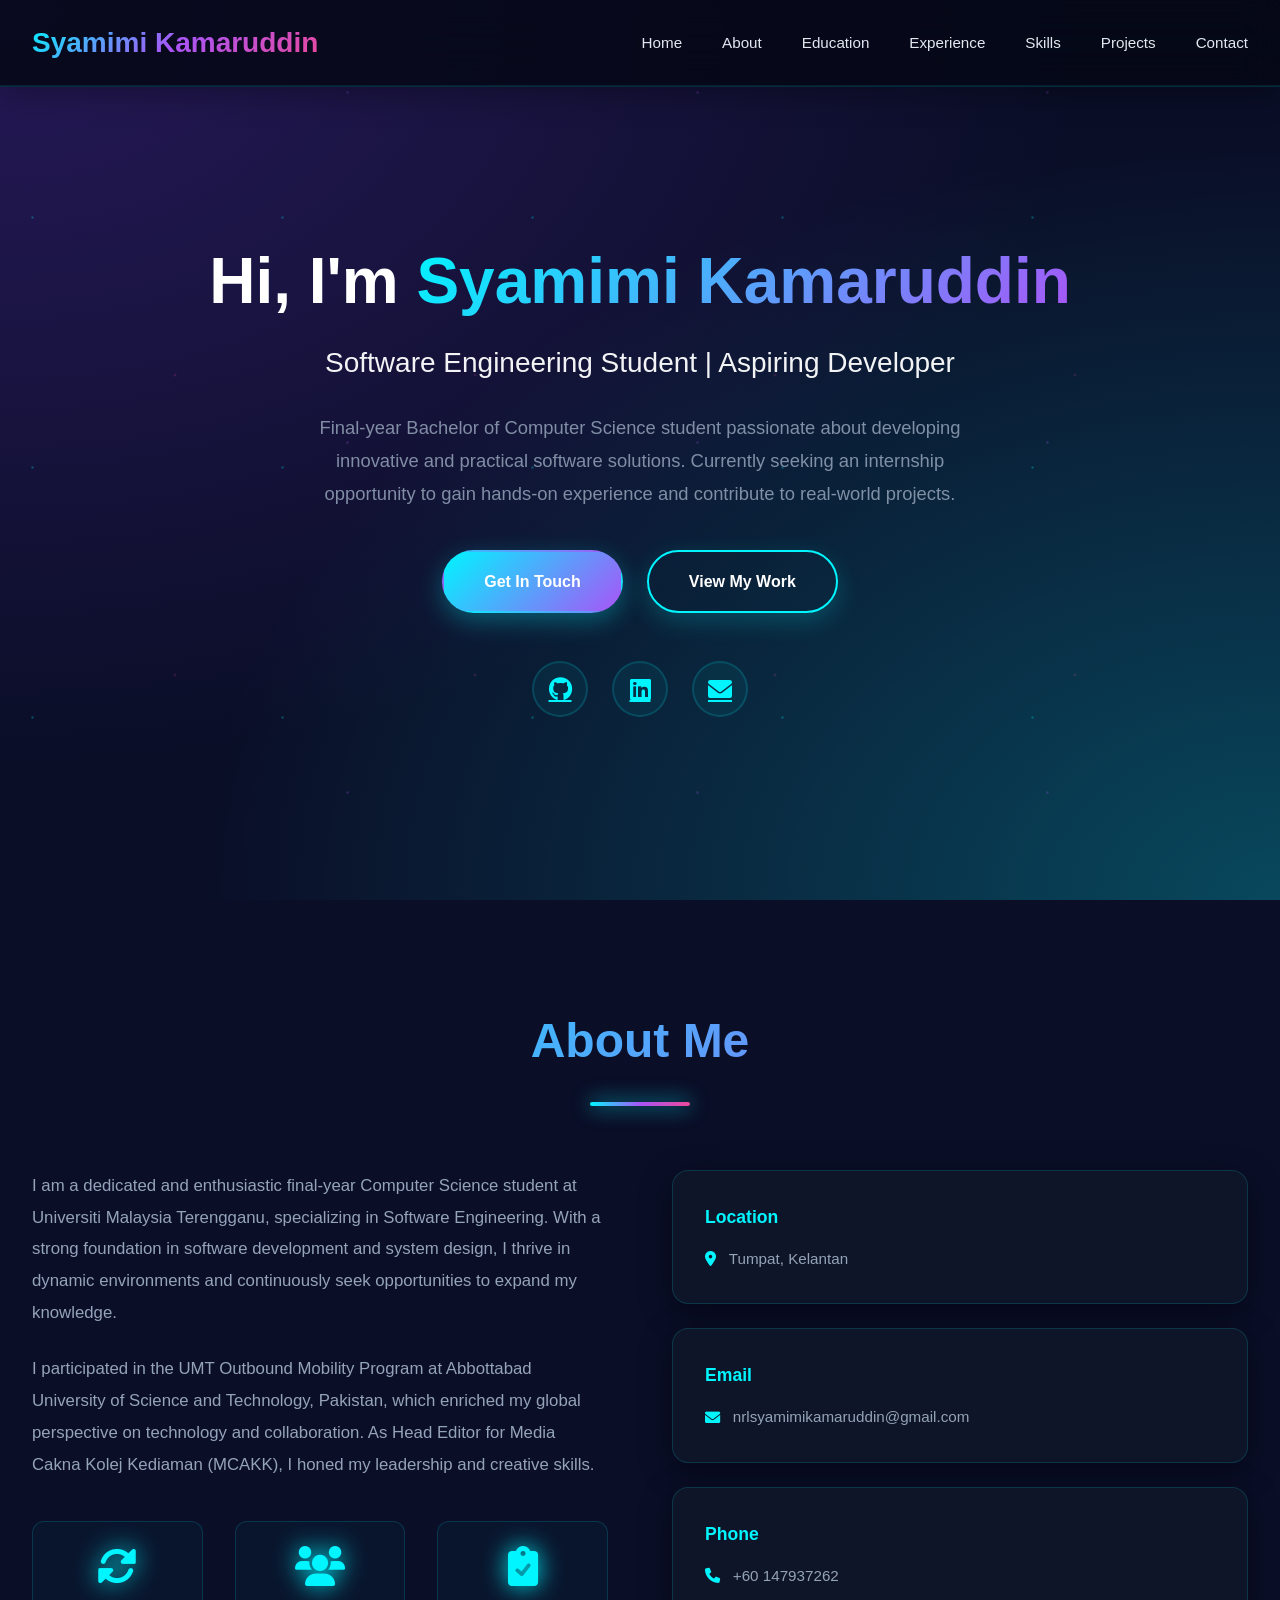
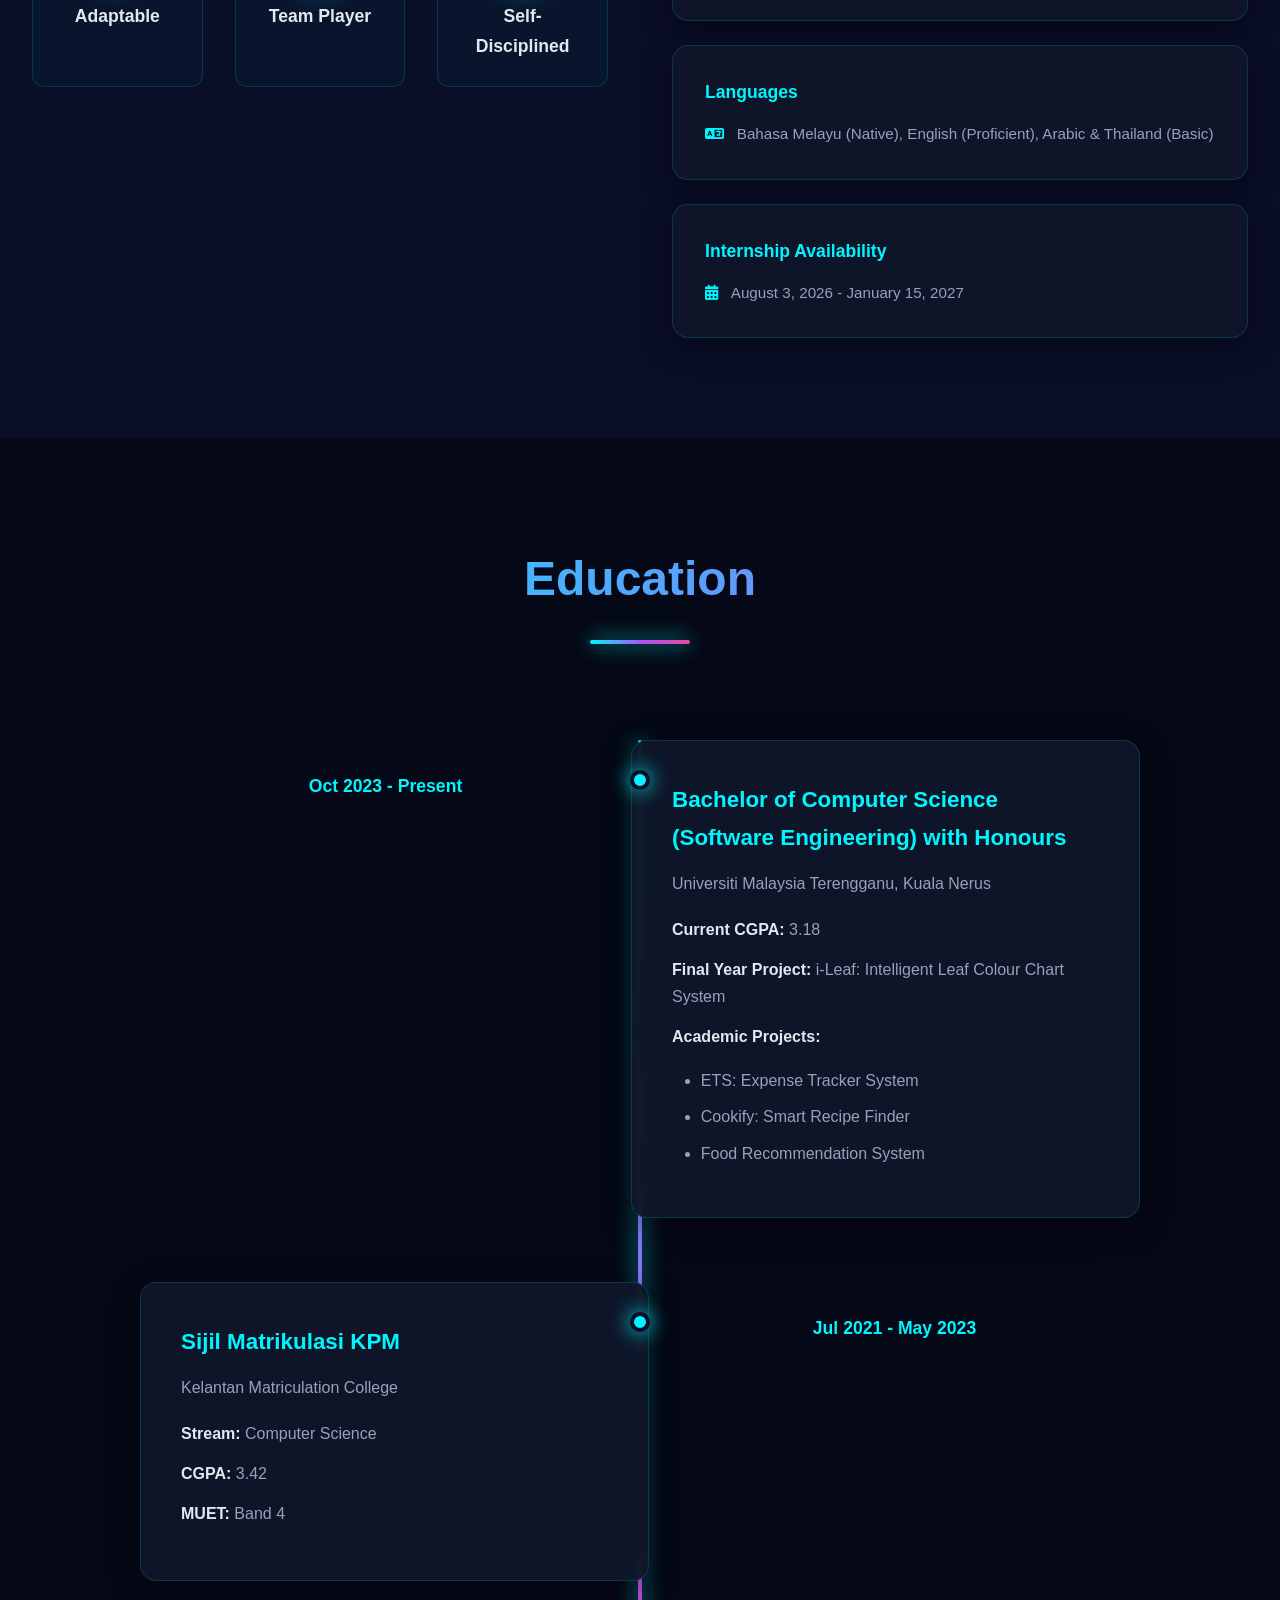
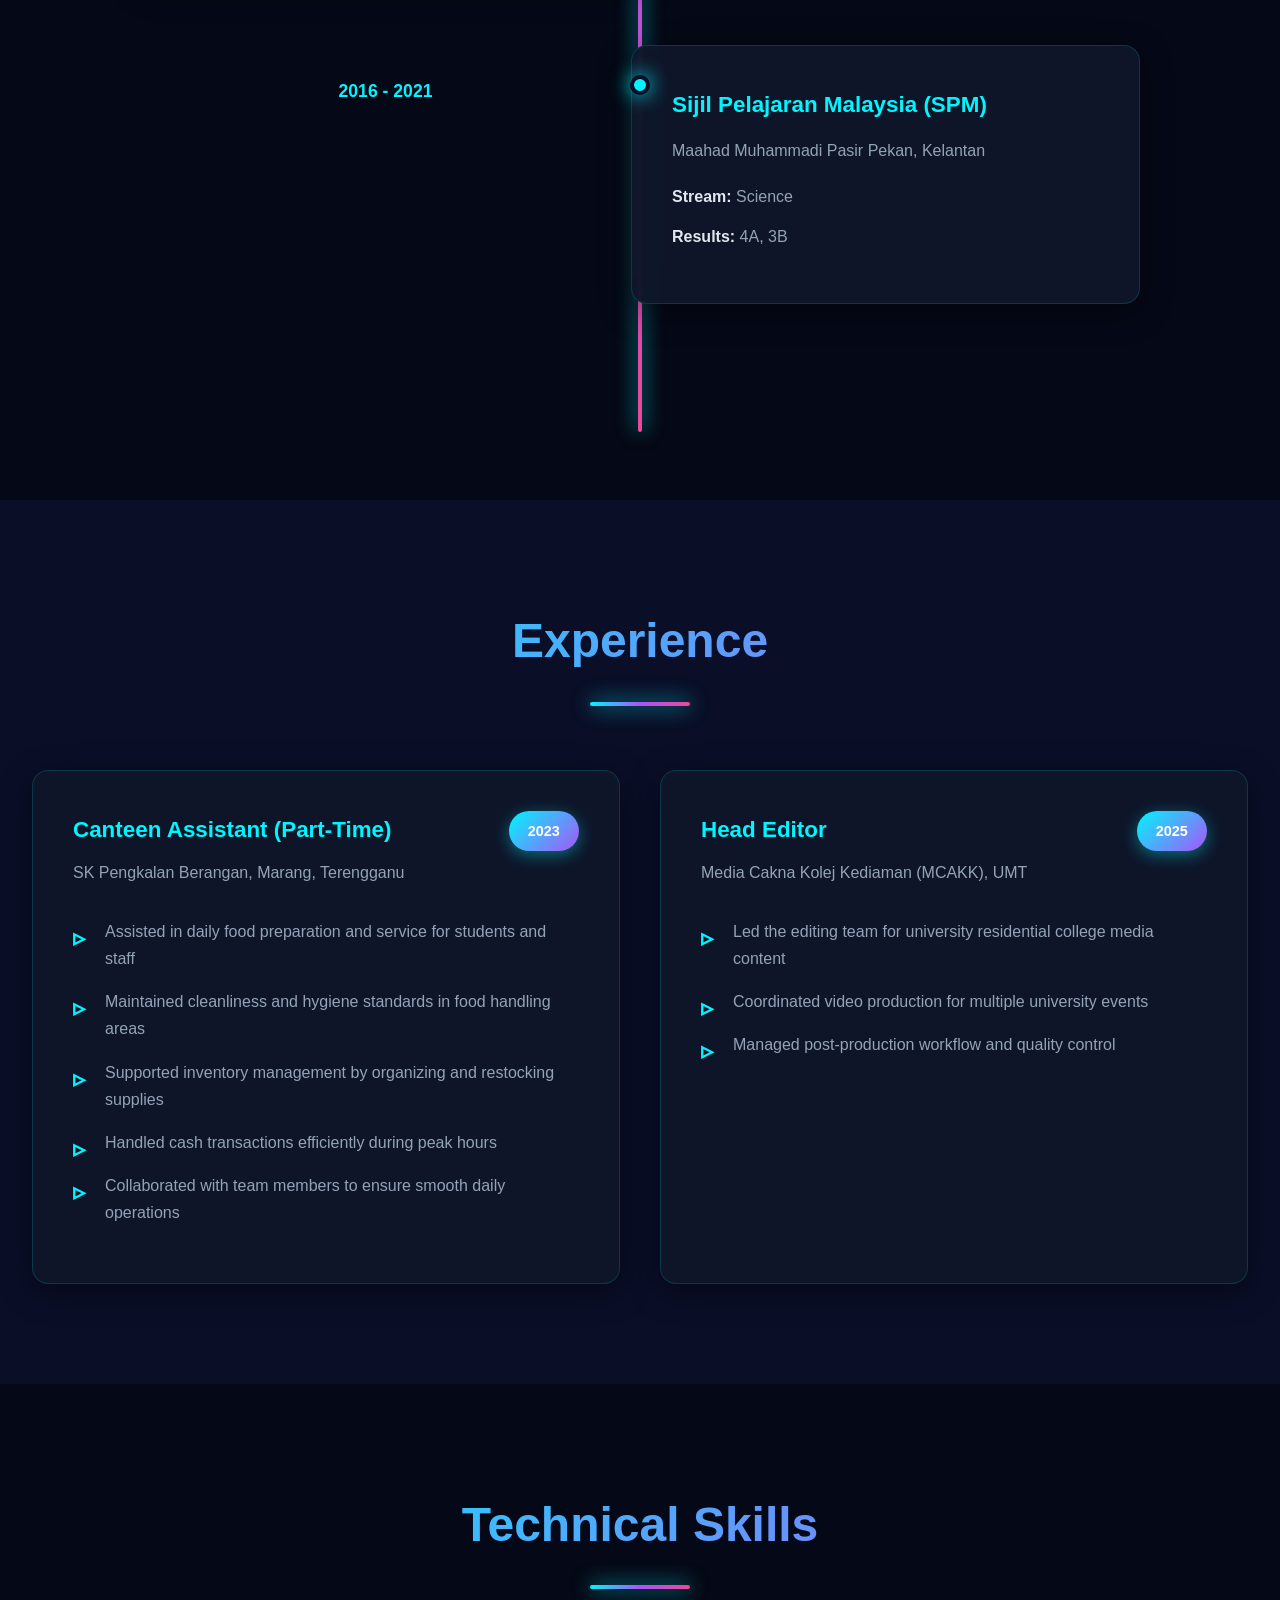
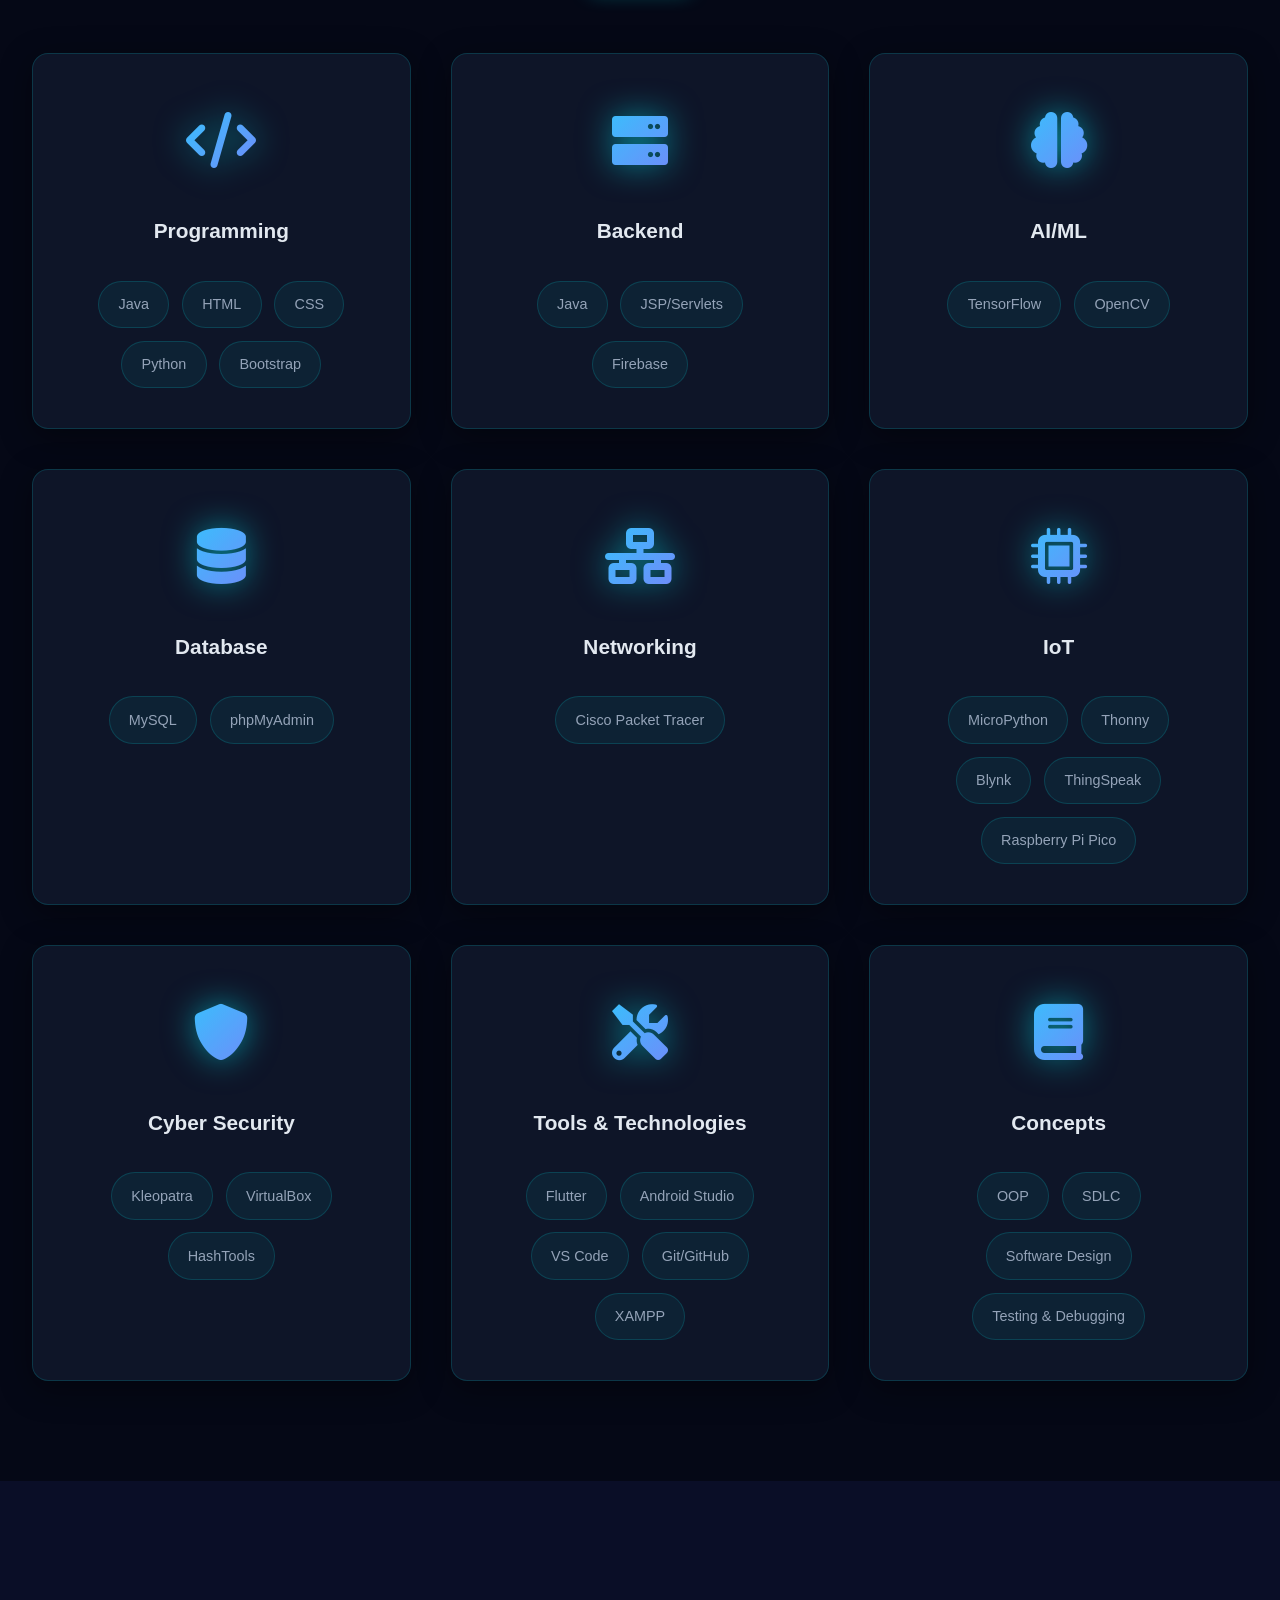
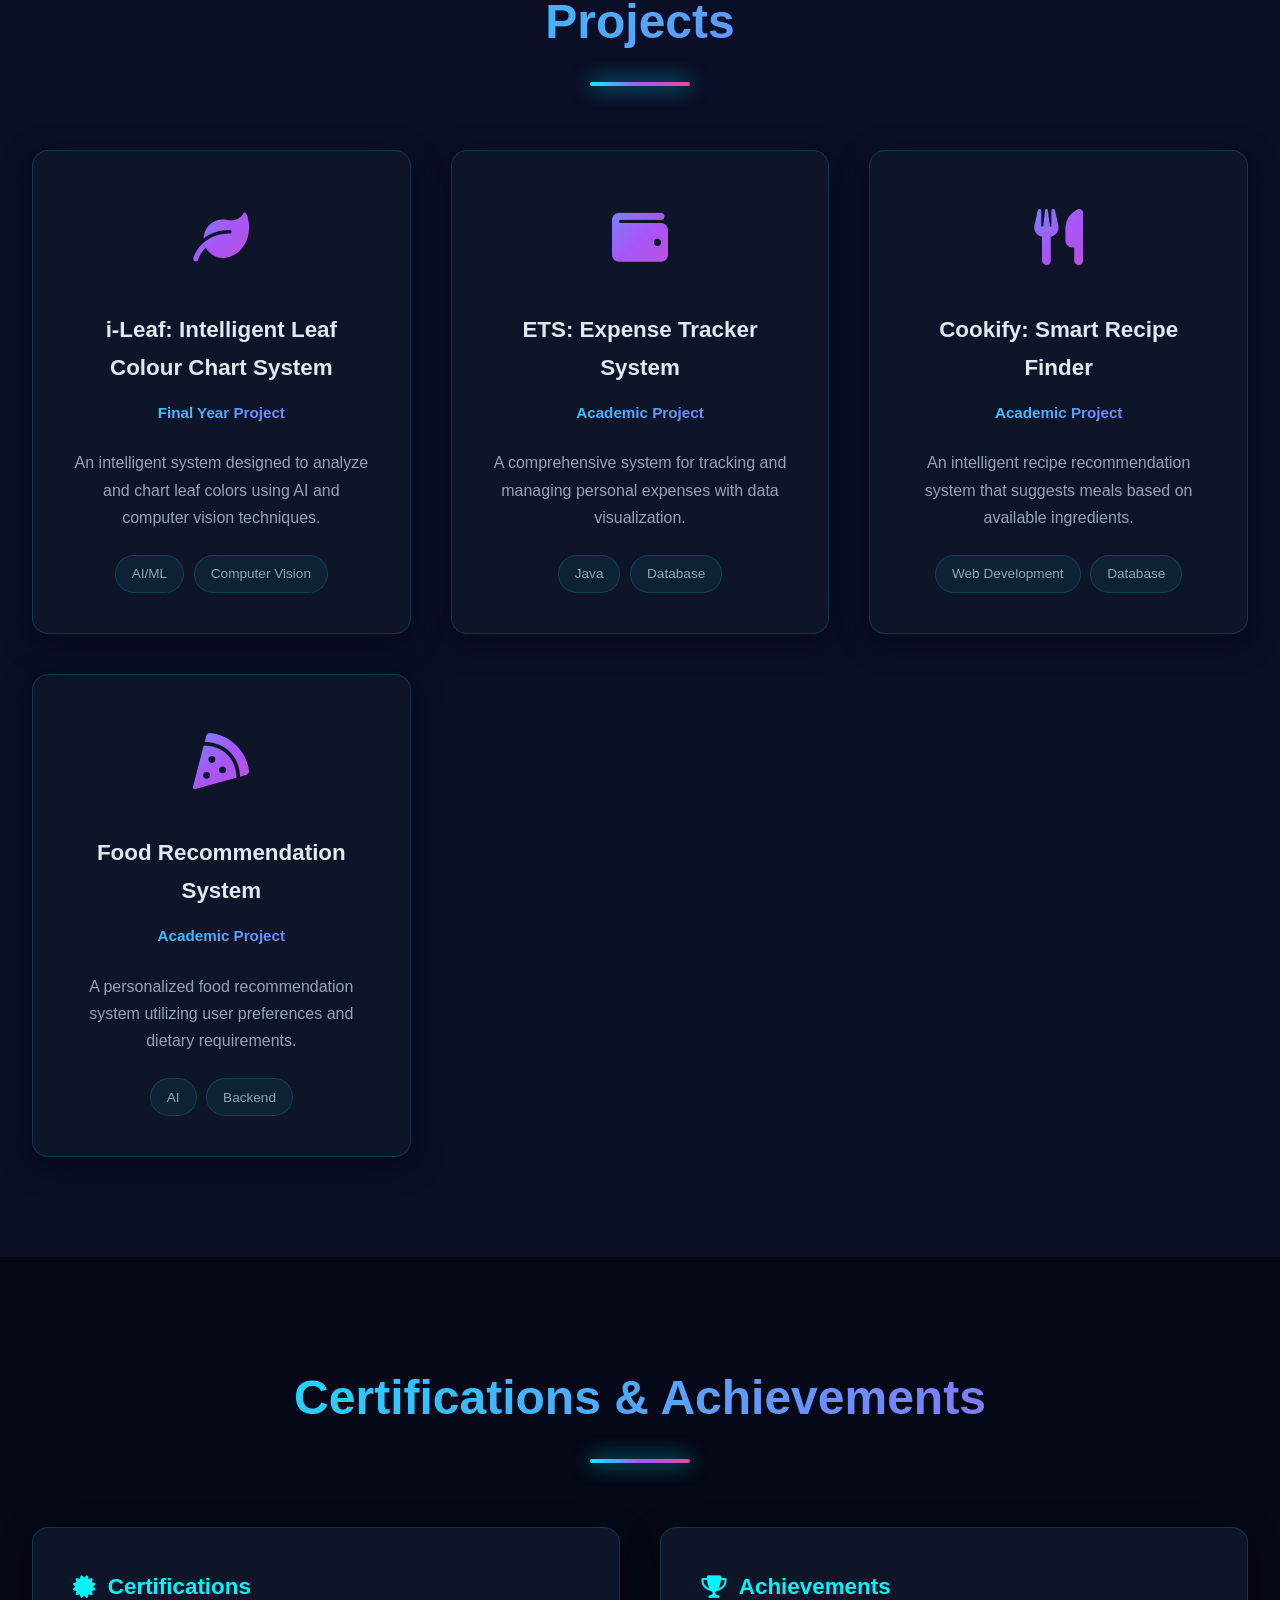
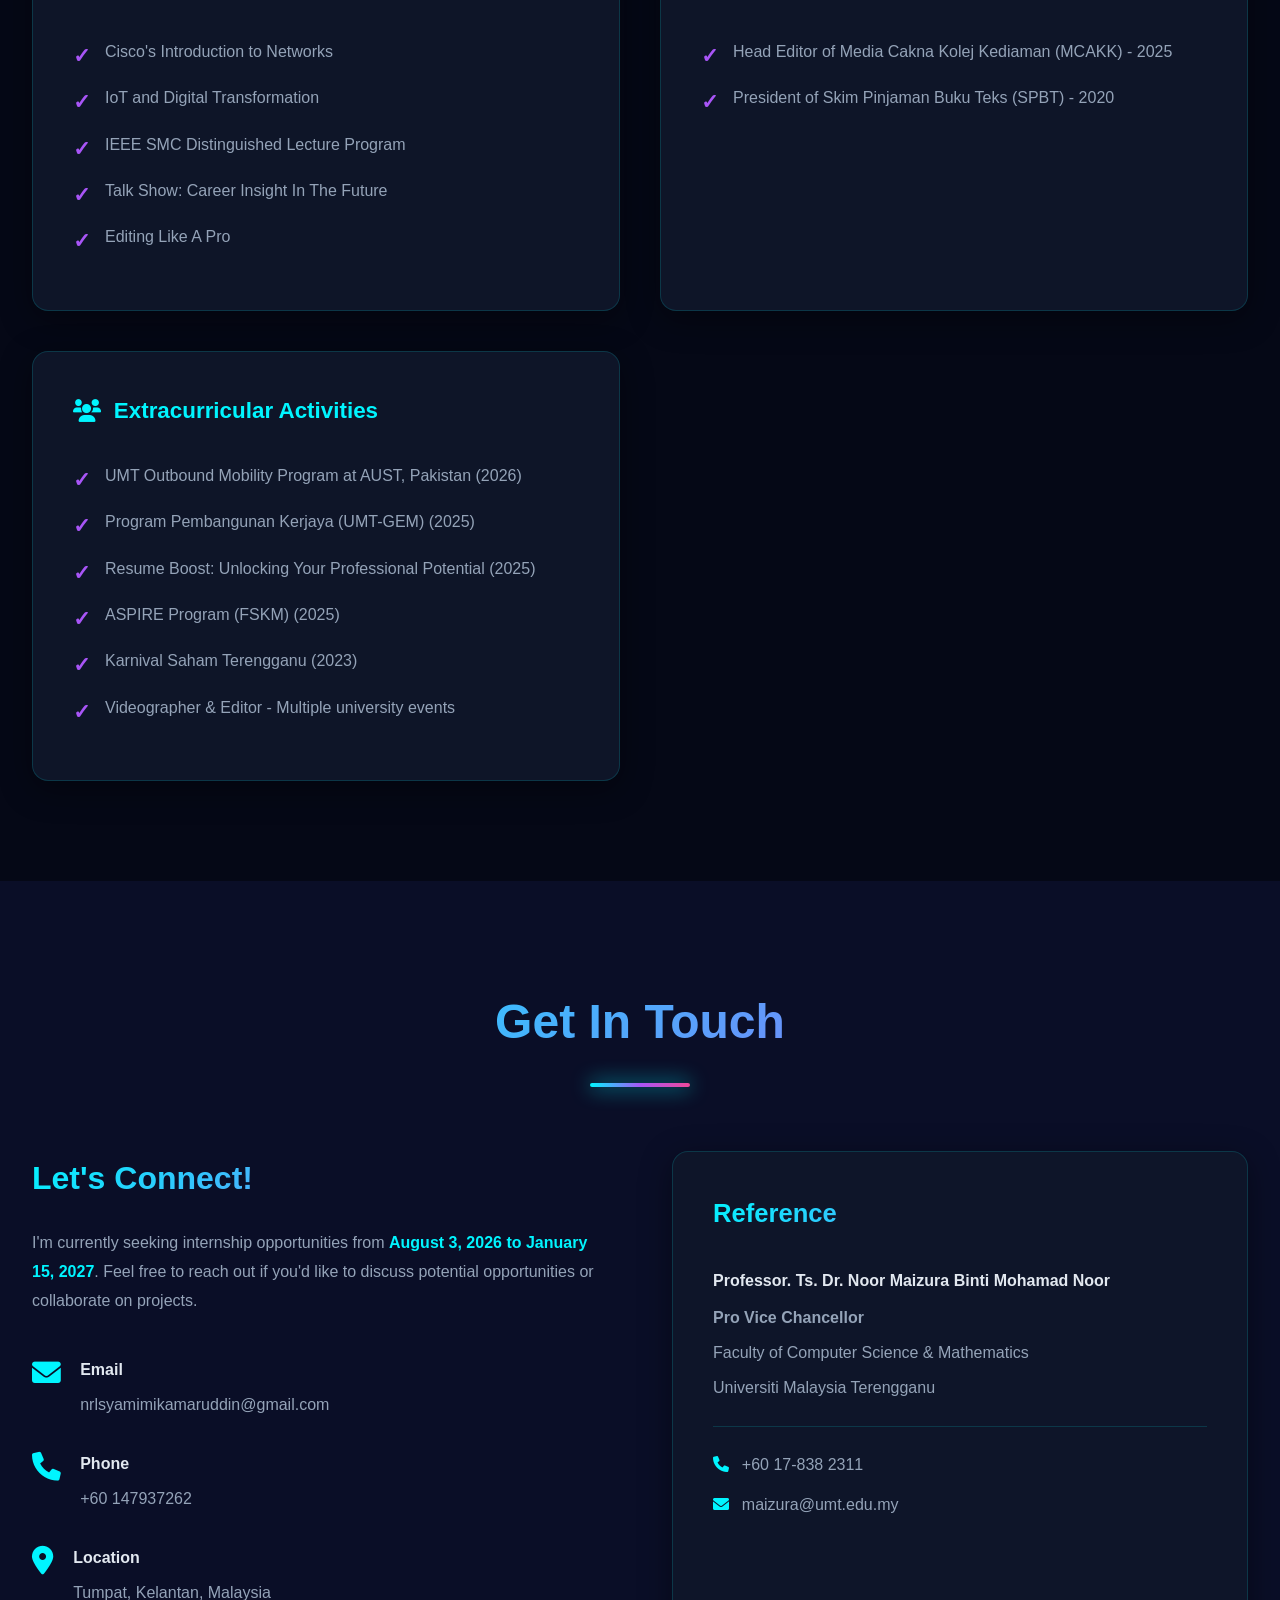
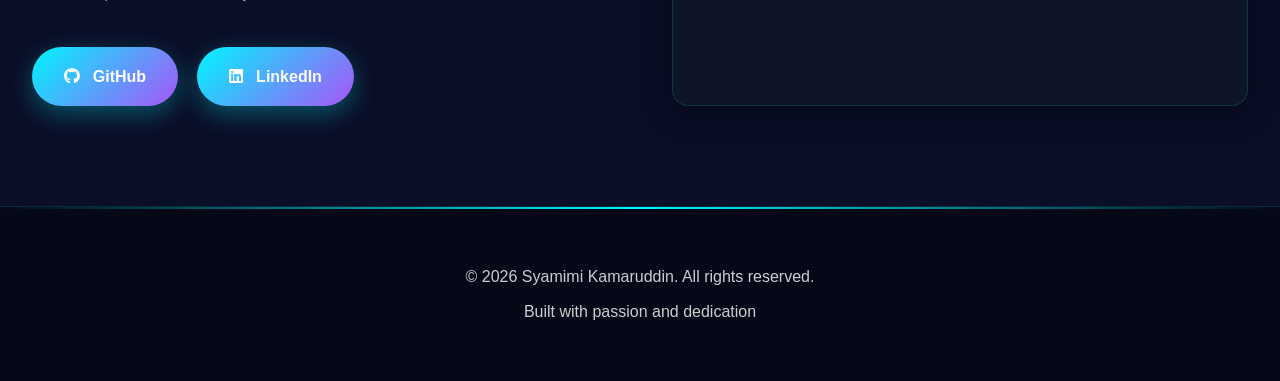
<file: index.html>
<!DOCTYPE html>
<html lang="en">
<head>
    <meta charset="UTF-8">
    <meta name="viewport" content="width=device-width, initial-scale=1.0">
    <title>Syamimi Kamaruddin - Portfolio</title>
    <link rel="stylesheet" href="styles.css">
    <link rel="stylesheet" href="https://cdnjs.cloudflare.com/ajax/libs/font-awesome/6.0.0/css/all.min.css">
</head>
<body>
    <!-- Navigation -->
    <nav class="navbar">
        <div class="container">
            <div class="logo">Syamimi Kamaruddin</div>
            <ul class="nav-links">
                <li><a href="#home">Home</a></li>
                <li><a href="#about">About</a></li>
                <li><a href="#education">Education</a></li>
                <li><a href="#experience">Experience</a></li>
                <li><a href="#skills">Skills</a></li>
                <li><a href="#projects">Projects</a></li>
                <li><a href="#contact">Contact</a></li>
            </ul>
            <div class="hamburger">
                <span></span>
                <span></span>
                <span></span>
            </div>
        </div>
    </nav>

    <!-- Hero Section -->
    <section id="home" class="hero">
        <div class="container">
            <div class="hero-content">
                <h1 class="hero-title">Hi, I'm <span class="highlight">Syamimi Kamaruddin</span></h1>
                <p class="hero-subtitle">Software Engineering Student | Aspiring Developer</p>
                <p class="hero-description">
                    Final-year Bachelor of Computer Science student passionate about developing 
                    innovative and practical software solutions. Currently seeking an internship 
                    opportunity to gain hands-on experience and contribute to real-world projects.
                </p>
                <div class="hero-buttons">
                    <a href="#contact" class="btn btn-primary">Get In Touch</a>
                    <a href="#projects" class="btn btn-secondary">View My Work</a>
                </div>
                <div class="social-links">
                    <a href="https://github.com/Syasmurf" target="_blank"><i class="fab fa-github"></i></a>
                    <a href="https://www.linkedin.com/in/nurul-syamimi-kamaruddin-045943390?utm_source=share_via&utm_content=profile&utm_medium=member_ios" target="_blank"><i class="fab fa-linkedin"></i></a>
                    <a href="mailto:nrlsyamimikamaruddin@gmail.com"><i class="fas fa-envelope"></i></a>
                </div>
            </div>
        </div>
    </section>

    <!-- About Section -->
    <section id="about" class="about">
        <div class="container">
            <h2 class="section-title">About Me</h2>
            <div class="about-content">
                <div class="about-text">
                    <p>
                        I am a dedicated and enthusiastic final-year Computer Science student at 
                        Universiti Malaysia Terengganu, specializing in Software Engineering. With a 
                        strong foundation in software development and system design, I thrive in 
                        dynamic environments and continuously seek opportunities to expand my knowledge.
                    </p>
                    <p>
                        I participated in the UMT Outbound Mobility Program at Abbottabad University of 
                        Science and Technology, Pakistan, which enriched my global perspective on 
                        technology and collaboration. As Head Editor for Media Cakna Kolej Kediaman (MCAKK), 
                        I honed my leadership and creative skills.
                    </p>
                    <div class="qualities">
                        <div class="quality-item">
                            <i class="fas fa-sync-alt"></i>
                            <h3>Adaptable</h3>
                        </div>
                        <div class="quality-item">
                            <i class="fas fa-users"></i>
                            <h3>Team Player</h3>
                        </div>
                        <div class="quality-item">
                            <i class="fas fa-clipboard-check"></i>
                            <h3>Self-Disciplined</h3>
                        </div>
                    </div>
                </div>
                <div class="about-info">
                    <div class="info-card">
                        <h3>Location</h3>
                        <p><i class="fas fa-map-marker-alt"></i> Tumpat, Kelantan</p>
                    </div>
                    <div class="info-card">
                        <h3>Email</h3>
                        <p><i class="fas fa-envelope"></i> nrlsyamimikamaruddin@gmail.com</p>
                    </div>
                    <div class="info-card">
                        <h3>Phone</h3>
                        <p><i class="fas fa-phone"></i> +60 147937262</p>
                    </div>
                    <div class="info-card">
                        <h3>Languages</h3>
                        <p><i class="fas fa-language"></i> Bahasa Melayu (Native), English (Proficient), Arabic & Thailand (Basic)</p>
                    </div>
                    <div class="info-card">
                        <h3>Internship Availability</h3>
                        <p><i class="fas fa-calendar-alt"></i> August 3, 2026 - January 15, 2027</p>
                    </div>
                </div>
            </div>
        </div>
    </section>

    <!-- Education Section -->
    <section id="education" class="education">
        <div class="container">
            <h2 class="section-title">Education</h2>
            <div class="timeline">
                <div class="timeline-item">
                    <div class="timeline-date">Oct 2023 - Present</div>
                    <div class="timeline-content">
                        <h3>Bachelor of Computer Science (Software Engineering) with Honours</h3>
                        <h4>Universiti Malaysia Terengganu, Kuala Nerus</h4>
                        <p><strong>Current CGPA:</strong> 3.18</p>
                        <p><strong>Final Year Project:</strong> i-Leaf: Intelligent Leaf Colour Chart System</p>
                        <p><strong>Academic Projects:</strong></p>
                        <ul>
                            <li>ETS: Expense Tracker System</li>
                            <li>Cookify: Smart Recipe Finder</li>
                            <li>Food Recommendation System</li>
                        </ul>
                    </div>
                </div>
                <div class="timeline-item">
                    <div class="timeline-date">Jul 2021 - May 2023</div>
                    <div class="timeline-content">
                        <h3>Sijil Matrikulasi KPM</h3>
                        <h4>Kelantan Matriculation College</h4>
                        <p><strong>Stream:</strong> Computer Science</p>
                        <p><strong>CGPA:</strong> 3.42</p>
                        <p><strong>MUET:</strong> Band 4</p>
                    </div>
                </div>
                <div class="timeline-item">
                    <div class="timeline-date">2016 - 2021</div>
                    <div class="timeline-content">
                        <h3>Sijil Pelajaran Malaysia (SPM)</h3>
                        <h4>Maahad Muhammadi Pasir Pekan, Kelantan</h4>
                        <p><strong>Stream:</strong> Science</p>
                        <p><strong>Results:</strong> 4A, 3B</p>
                    </div>
                </div>
            </div>
        </div>
    </section>

    <!-- Experience Section -->
    <section id="experience" class="experience">
        <div class="container">
            <h2 class="section-title">Experience</h2>
            <div class="experience-grid">
                <div class="experience-card">
                    <div class="experience-header">
                        <div>
                            <h3>Canteen Assistant (Part-Time)</h3>
                            <h4>SK Pengkalan Berangan, Marang, Terengganu</h4>
                        </div>
                        <span class="experience-year">2023</span>
                    </div>
                    <ul class="experience-list">
                        <li>Assisted in daily food preparation and service for students and staff</li>
                        <li>Maintained cleanliness and hygiene standards in food handling areas</li>
                        <li>Supported inventory management by organizing and restocking supplies</li>
                        <li>Handled cash transactions efficiently during peak hours</li>
                        <li>Collaborated with team members to ensure smooth daily operations</li>
                    </ul>
                </div>
                <div class="experience-card">
                    <div class="experience-header">
                        <div>
                            <h3>Head Editor</h3>
                            <h4>Media Cakna Kolej Kediaman (MCAKK), UMT</h4>
                        </div>
                        <span class="experience-year">2025</span>
                    </div>
                    <ul class="experience-list">
                        <li>Led the editing team for university residential college media content</li>
                        <li>Coordinated video production for multiple university events</li>
                        <li>Managed post-production workflow and quality control</li>
                    </ul>
                </div>
            </div>
        </div>
    </section>

    <!-- Skills Section -->
    <section id="skills" class="skills">
        <div class="container">
            <h2 class="section-title">Technical Skills</h2>
            <div class="skills-grid">
                <div class="skill-category">
                    <div class="category-icon"><i class="fas fa-code"></i></div>
                    <h3>Programming</h3>
                    <div class="skill-tags">
                        <span class="skill-tag">Java</span>
                        <span class="skill-tag">HTML</span>
                        <span class="skill-tag">CSS</span>
                        <span class="skill-tag">Python</span>
                        <span class="skill-tag">Bootstrap</span>
                    </div>
                </div>
                <div class="skill-category">
                    <div class="category-icon"><i class="fas fa-server"></i></div>
                    <h3>Backend</h3>
                    <div class="skill-tags">
                        <span class="skill-tag">Java</span>
                        <span class="skill-tag">JSP/Servlets</span>
                        <span class="skill-tag">Firebase</span>
                    </div>
                </div>
                <div class="skill-category">
                    <div class="category-icon"><i class="fas fa-brain"></i></div>
                    <h3>AI/ML</h3>
                    <div class="skill-tags">
                        <span class="skill-tag">TensorFlow</span>
                        <span class="skill-tag">OpenCV</span>
                    </div>
                </div>
                <div class="skill-category">
                    <div class="category-icon"><i class="fas fa-database"></i></div>
                    <h3>Database</h3>
                    <div class="skill-tags">
                        <span class="skill-tag">MySQL</span>
                        <span class="skill-tag">phpMyAdmin</span>
                    </div>
                </div>
                <div class="skill-category">
                    <div class="category-icon"><i class="fas fa-network-wired"></i></div>
                    <h3>Networking</h3>
                    <div class="skill-tags">
                        <span class="skill-tag">Cisco Packet Tracer</span>
                    </div>
                </div>
                <div class="skill-category">
                    <div class="category-icon"><i class="fas fa-microchip"></i></div>
                    <h3>IoT</h3>
                    <div class="skill-tags">
                        <span class="skill-tag">MicroPython</span>
                        <span class="skill-tag">Thonny</span>
                        <span class="skill-tag">Blynk</span>
                        <span class="skill-tag">ThingSpeak</span>
                        <span class="skill-tag">Raspberry Pi Pico</span>
                    </div>
                </div>
                <div class="skill-category">
                    <div class="category-icon"><i class="fas fa-shield-alt"></i></div>
                    <h3>Cyber Security</h3>
                    <div class="skill-tags">
                        <span class="skill-tag">Kleopatra</span>
                        <span class="skill-tag">VirtualBox</span>
                        <span class="skill-tag">HashTools</span>
                    </div>
                </div>
                <div class="skill-category">
                    <div class="category-icon"><i class="fas fa-tools"></i></div>
                    <h3>Tools & Technologies</h3>
                    <div class="skill-tags">
                        <span class="skill-tag">Flutter</span>
                        <span class="skill-tag">Android Studio</span>
                        <span class="skill-tag">VS Code</span>
                        <span class="skill-tag">Git/GitHub</span>
                        <span class="skill-tag">XAMPP</span>
                    </div>
                </div>
                <div class="skill-category">
                    <div class="category-icon"><i class="fas fa-book"></i></div>
                    <h3>Concepts</h3>
                    <div class="skill-tags">
                        <span class="skill-tag">OOP</span>
                        <span class="skill-tag">SDLC</span>
                        <span class="skill-tag">Software Design</span>
                        <span class="skill-tag">Testing & Debugging</span>
                    </div>
                </div>
            </div>
        </div>
    </section>

    <!-- Projects Section -->
    <section id="projects" class="projects">
        <div class="container">
            <h2 class="section-title">Projects</h2>
            <div class="projects-grid">
                <div class="project-card">
                    <div class="project-icon"><i class="fas fa-leaf"></i></div>
                    <h3>i-Leaf: Intelligent Leaf Colour Chart System</h3>
                    <p class="project-type">Final Year Project</p>
                    <p>An intelligent system designed to analyze and chart leaf colors using AI and computer vision techniques.</p>
                    <div class="project-tags">
                        <span>AI/ML</span>
                        <span>Computer Vision</span>
                    </div>
                </div>
                <div class="project-card">
                    <div class="project-icon"><i class="fas fa-wallet"></i></div>
                    <h3>ETS: Expense Tracker System</h3>
                    <p class="project-type">Academic Project</p>
                    <p>A comprehensive system for tracking and managing personal expenses with data visualization.</p>
                    <div class="project-tags">
                        <span>Java</span>
                        <span>Database</span>
                    </div>
                </div>
                <div class="project-card">
                    <div class="project-icon"><i class="fas fa-utensils"></i></div>
                    <h3>Cookify: Smart Recipe Finder</h3>
                    <p class="project-type">Academic Project</p>
                    <p>An intelligent recipe recommendation system that suggests meals based on available ingredients.</p>
                    <div class="project-tags">
                        <span>Web Development</span>
                        <span>Database</span>
                    </div>
                </div>
                <div class="project-card">
                    <div class="project-icon"><i class="fas fa-pizza-slice"></i></div>
                    <h3>Food Recommendation System</h3>
                    <p class="project-type">Academic Project</p>
                    <p>A personalized food recommendation system utilizing user preferences and dietary requirements.</p>
                    <div class="project-tags">
                        <span>AI</span>
                        <span>Backend</span>
                    </div>
                </div>
            </div>
        </div>
    </section>

    <!-- Certifications Section -->
    <section id="certifications" class="certifications">
        <div class="container">
            <h2 class="section-title">Certifications & Achievements</h2>
            <div class="cert-grid">
                <div class="cert-category">
                    <h3><i class="fas fa-certificate"></i> Certifications</h3>
                    <ul class="cert-list">
                        <li>Cisco's Introduction to Networks</li>
                        <li>IoT and Digital Transformation</li>
                        <li>IEEE SMC Distinguished Lecture Program</li>
                        <li>Talk Show: Career Insight In The Future</li>
                        <li>Editing Like A Pro</li>
                    </ul>
                </div>
                <div class="cert-category">
                    <h3><i class="fas fa-trophy"></i> Achievements</h3>
                    <ul class="cert-list">
                        <li>Head Editor of Media Cakna Kolej Kediaman (MCAKK) - 2025</li>
                        <li>President of Skim Pinjaman Buku Teks (SPBT) - 2020</li>
                    </ul>
                </div>
                <div class="cert-category">
                    <h3><i class="fas fa-users"></i> Extracurricular Activities</h3>
                    <ul class="cert-list">
                        <li>UMT Outbound Mobility Program at AUST, Pakistan (2026)</li>
                        <li>Program Pembangunan Kerjaya (UMT-GEM) (2025)</li>
                        <li>Resume Boost: Unlocking Your Professional Potential (2025)</li>
                        <li>ASPIRE Program (FSKM) (2025)</li>
                        <li>Karnival Saham Terengganu (2023)</li>
                        <li>Videographer & Editor - Multiple university events</li>
                    </ul>
                </div>
            </div>
        </div>
    </section>

    <!-- Contact Section -->
    <section id="contact" class="contact">
        <div class="container">
            <h2 class="section-title">Get In Touch</h2>
            <div class="contact-content">
                <div class="contact-info">
                    <h3>Let's Connect!</h3>
                    <p>I'm currently seeking internship opportunities from <strong>August 3, 2026 to January 15, 2027</strong>. 
                    Feel free to reach out if you'd like to discuss potential opportunities or collaborate on projects.</p>
                    
                    <div class="contact-methods">
                        <div class="contact-method">
                            <i class="fas fa-envelope"></i>
                            <div>
                                <h4>Email</h4>
                                <a href="mailto:nrlsyamimikamaruddin@gmail.com">nrlsyamimikamaruddin@gmail.com</a>
                            </div>
                        </div>
                        <div class="contact-method">
                            <i class="fas fa-phone"></i>
                            <div>
                                <h4>Phone</h4>
                                <a href="tel:+60147937262">+60 147937262</a>
                            </div>
                        </div>
                        <div class="contact-method">
                            <i class="fas fa-map-marker-alt"></i>
                            <div>
                                <h4>Location</h4>
                                <p>Tumpat, Kelantan, Malaysia</p>
                            </div>
                        </div>
                    </div>

                    <div class="contact-social">
                        <a href="https://github.com/Syasmurf" target="_blank" class="social-btn">
                            <i class="fab fa-github"></i> GitHub
                        </a>
                        <a href="https://www.linkedin.com/in/nurul-syamimi-kamaruddin-045943390?utm_source=share_via&utm_content=profile&utm_medium=member_ios" target="_blank" class="social-btn">
                            <i class="fab fa-linkedin"></i> LinkedIn
                        </a>
                    </div>
                </div>

                <div class="contact-reference">
                    <h3>Reference</h3>
                    <div class="reference-card">
                        <h4>Professor. Ts. Dr. Noor Maizura Binti Mohamad Noor</h4>
                        <p class="reference-title">Pro Vice Chancellor</p>
                        <p>Faculty of Computer Science & Mathematics</p>
                        <p>Universiti Malaysia Terengganu</p>
                        <div class="reference-contact">
                            <p><i class="fas fa-phone"></i> +60 17-838 2311</p>
                            <p><i class="fas fa-envelope"></i> maizura@umt.edu.my</p>
                        </div>
                    </div>
                </div>
            </div>
        </div>
    </section>

    <!-- Footer -->
    <footer class="footer">
        <div class="container">
            <p>&copy; 2026 Syamimi Kamaruddin. All rights reserved.</p>
            <p>Built with passion and dedication</p>
        </div>
    </footer>

    <script src="script.js"></script>
</body>
</html>
</file>
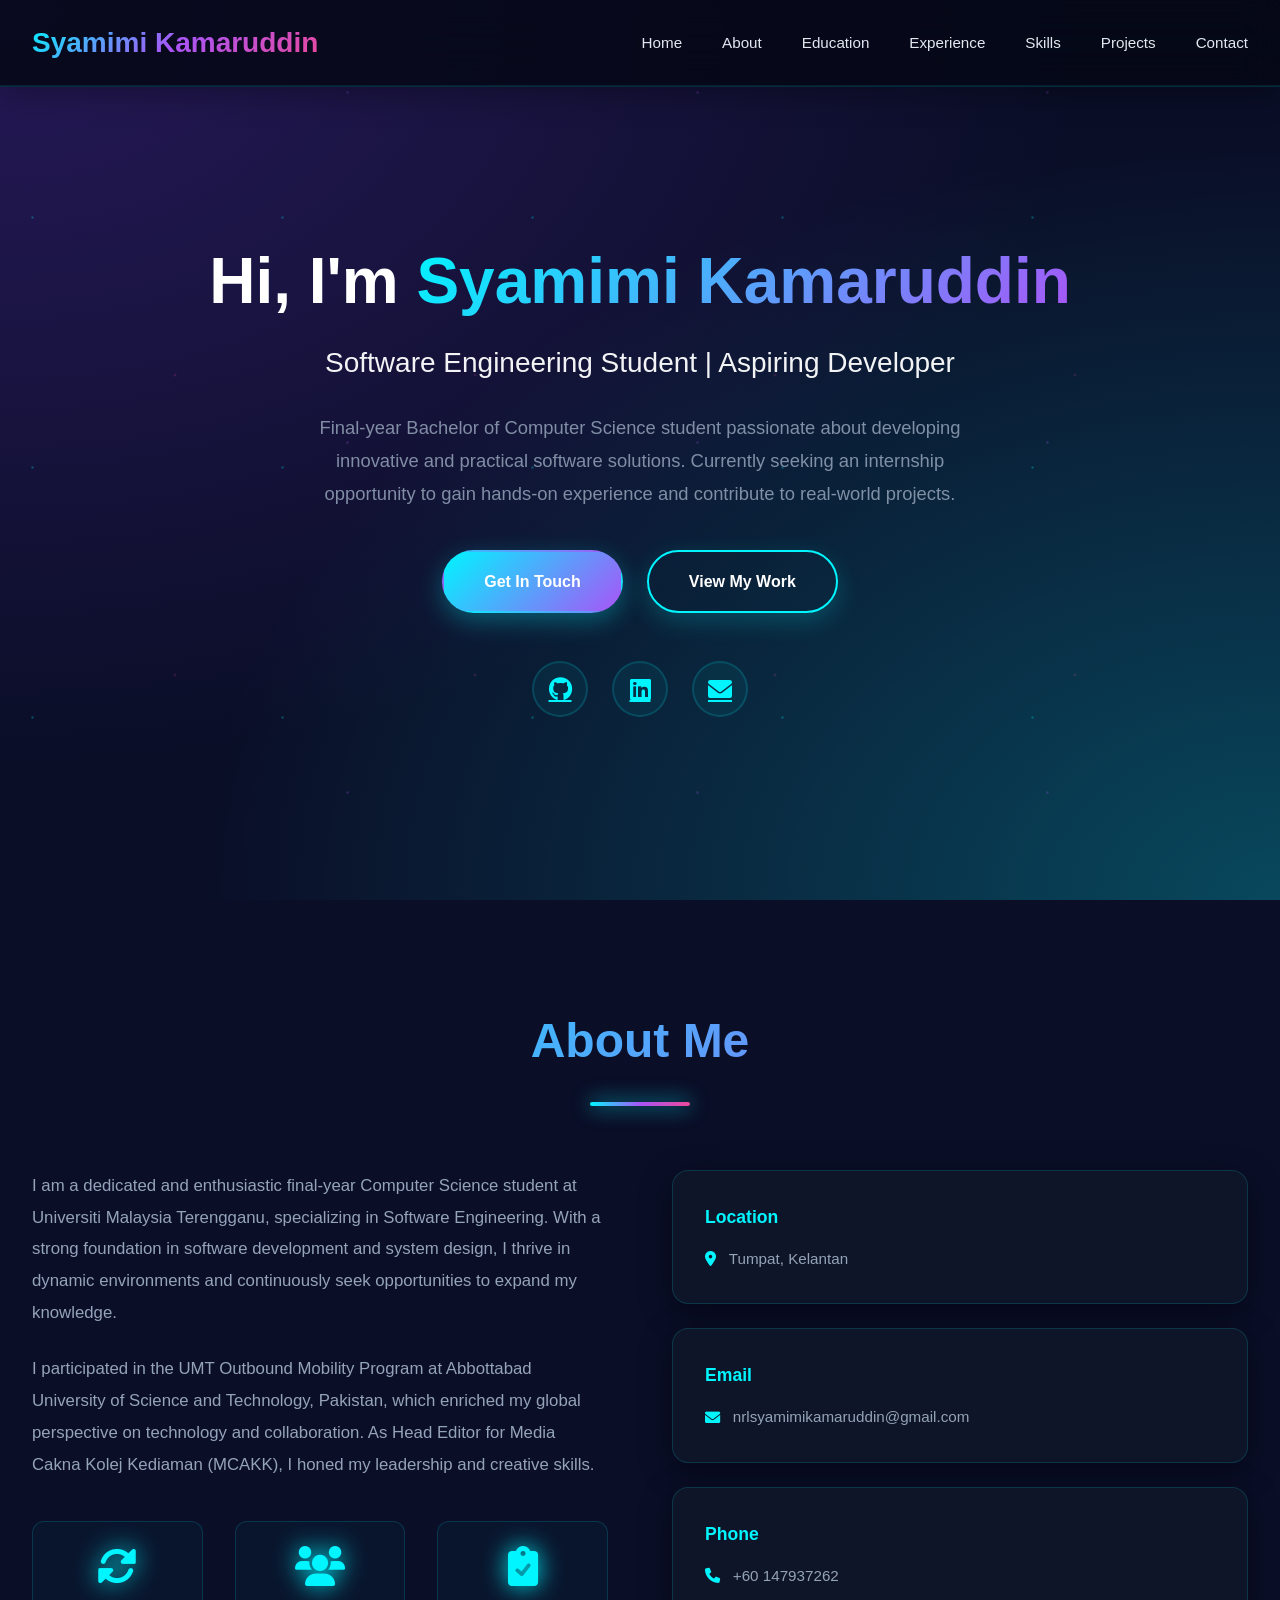
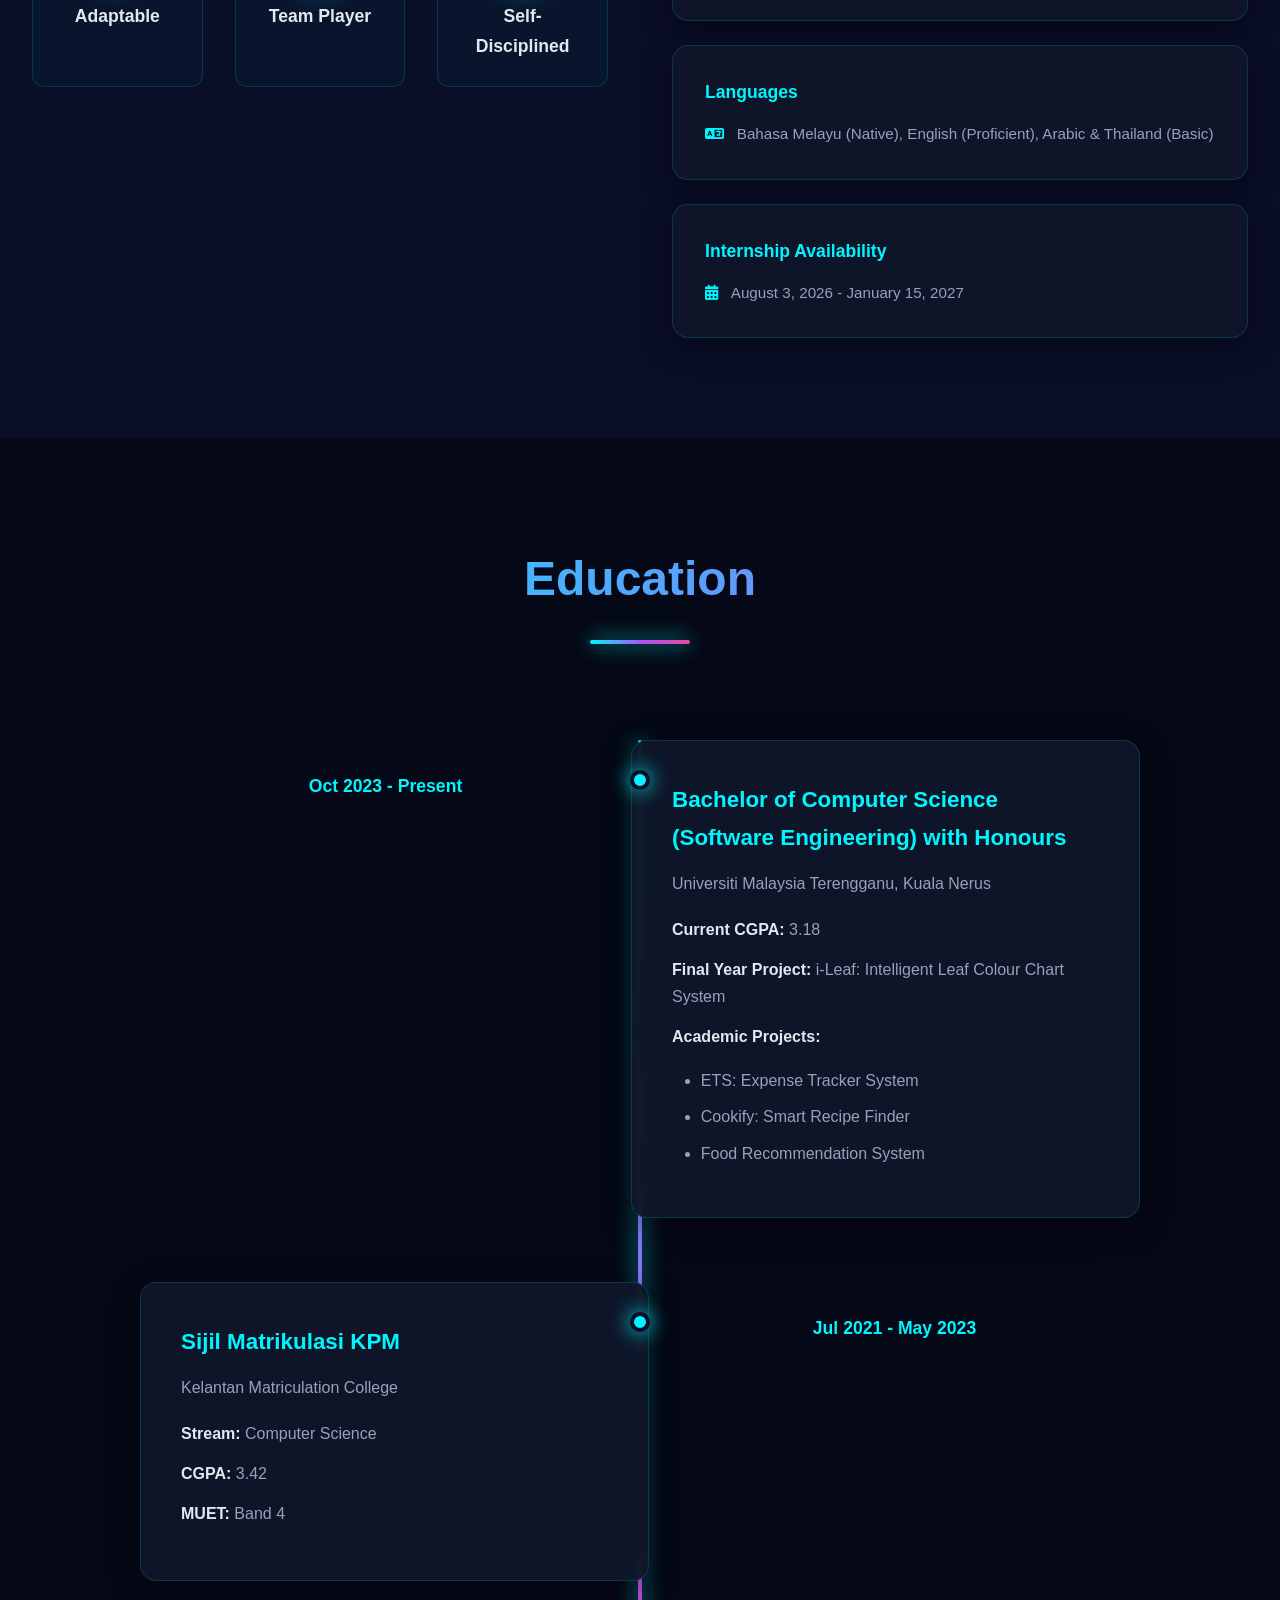
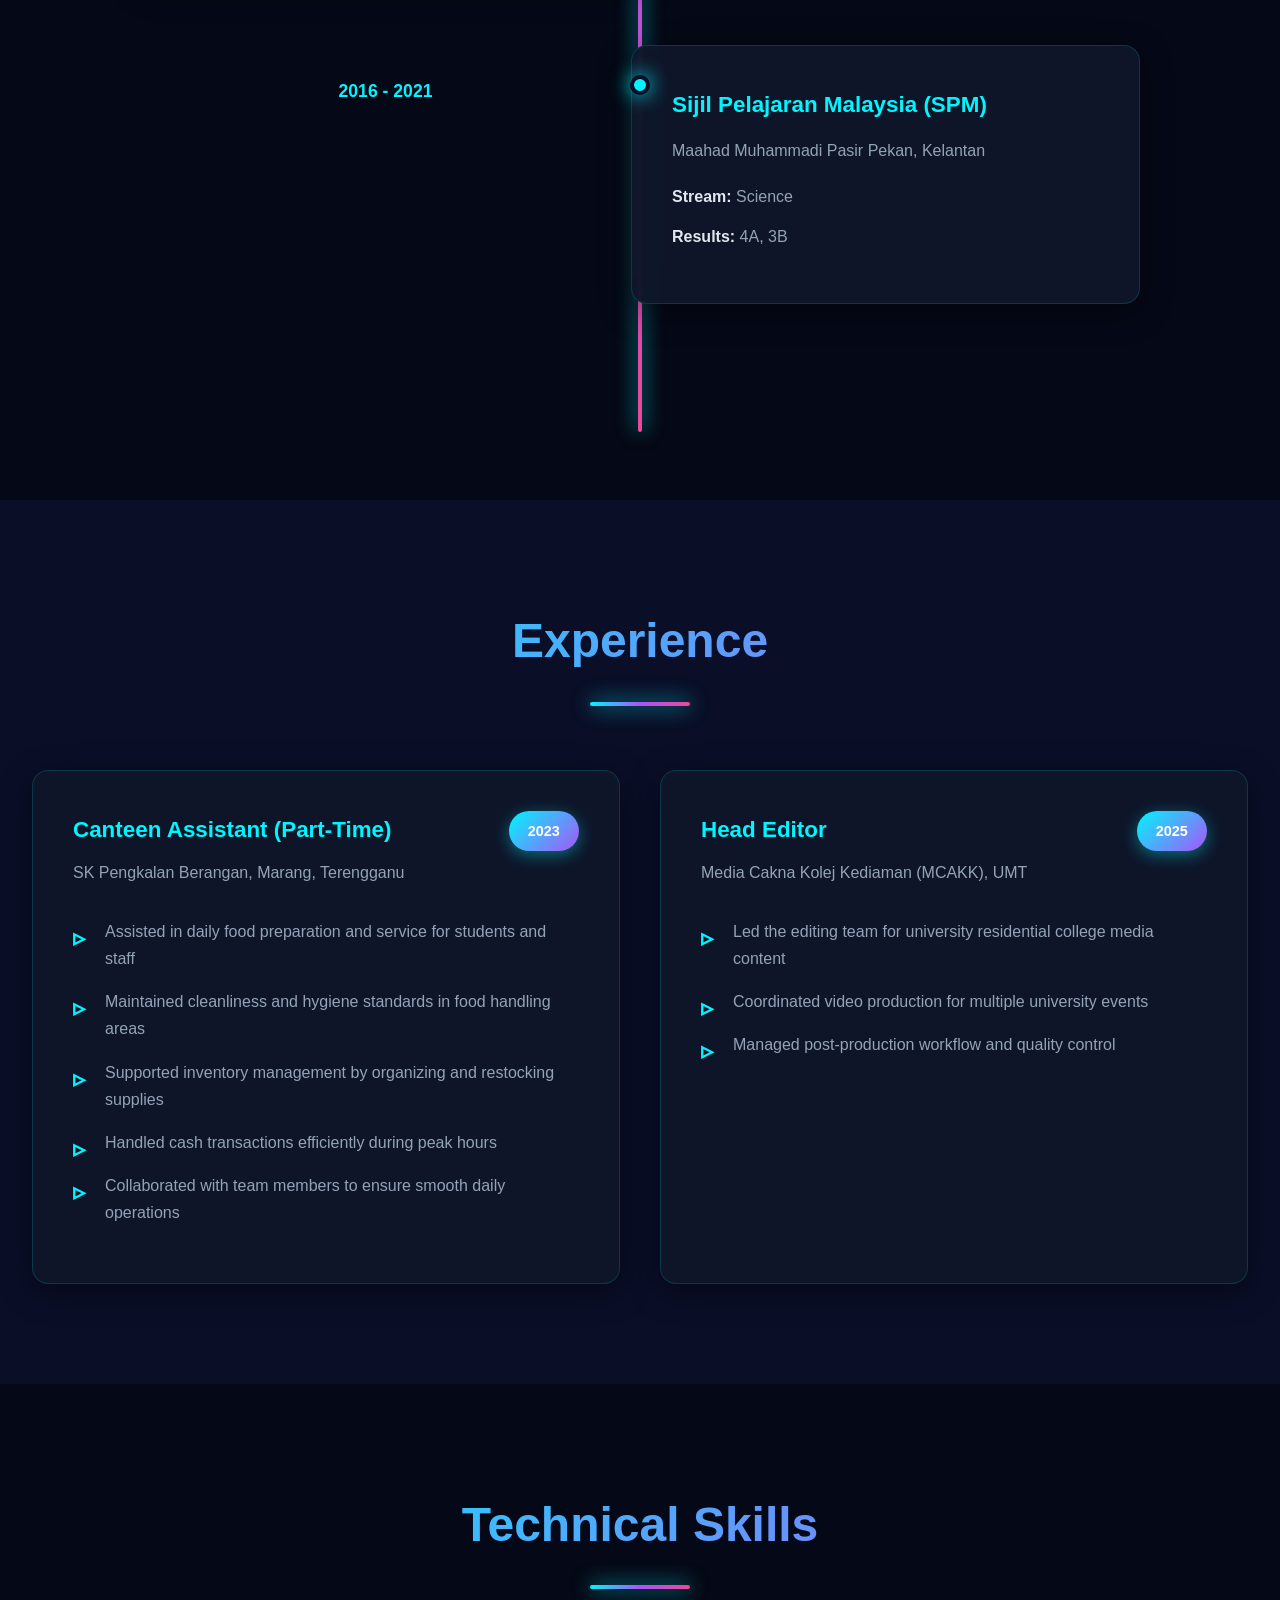
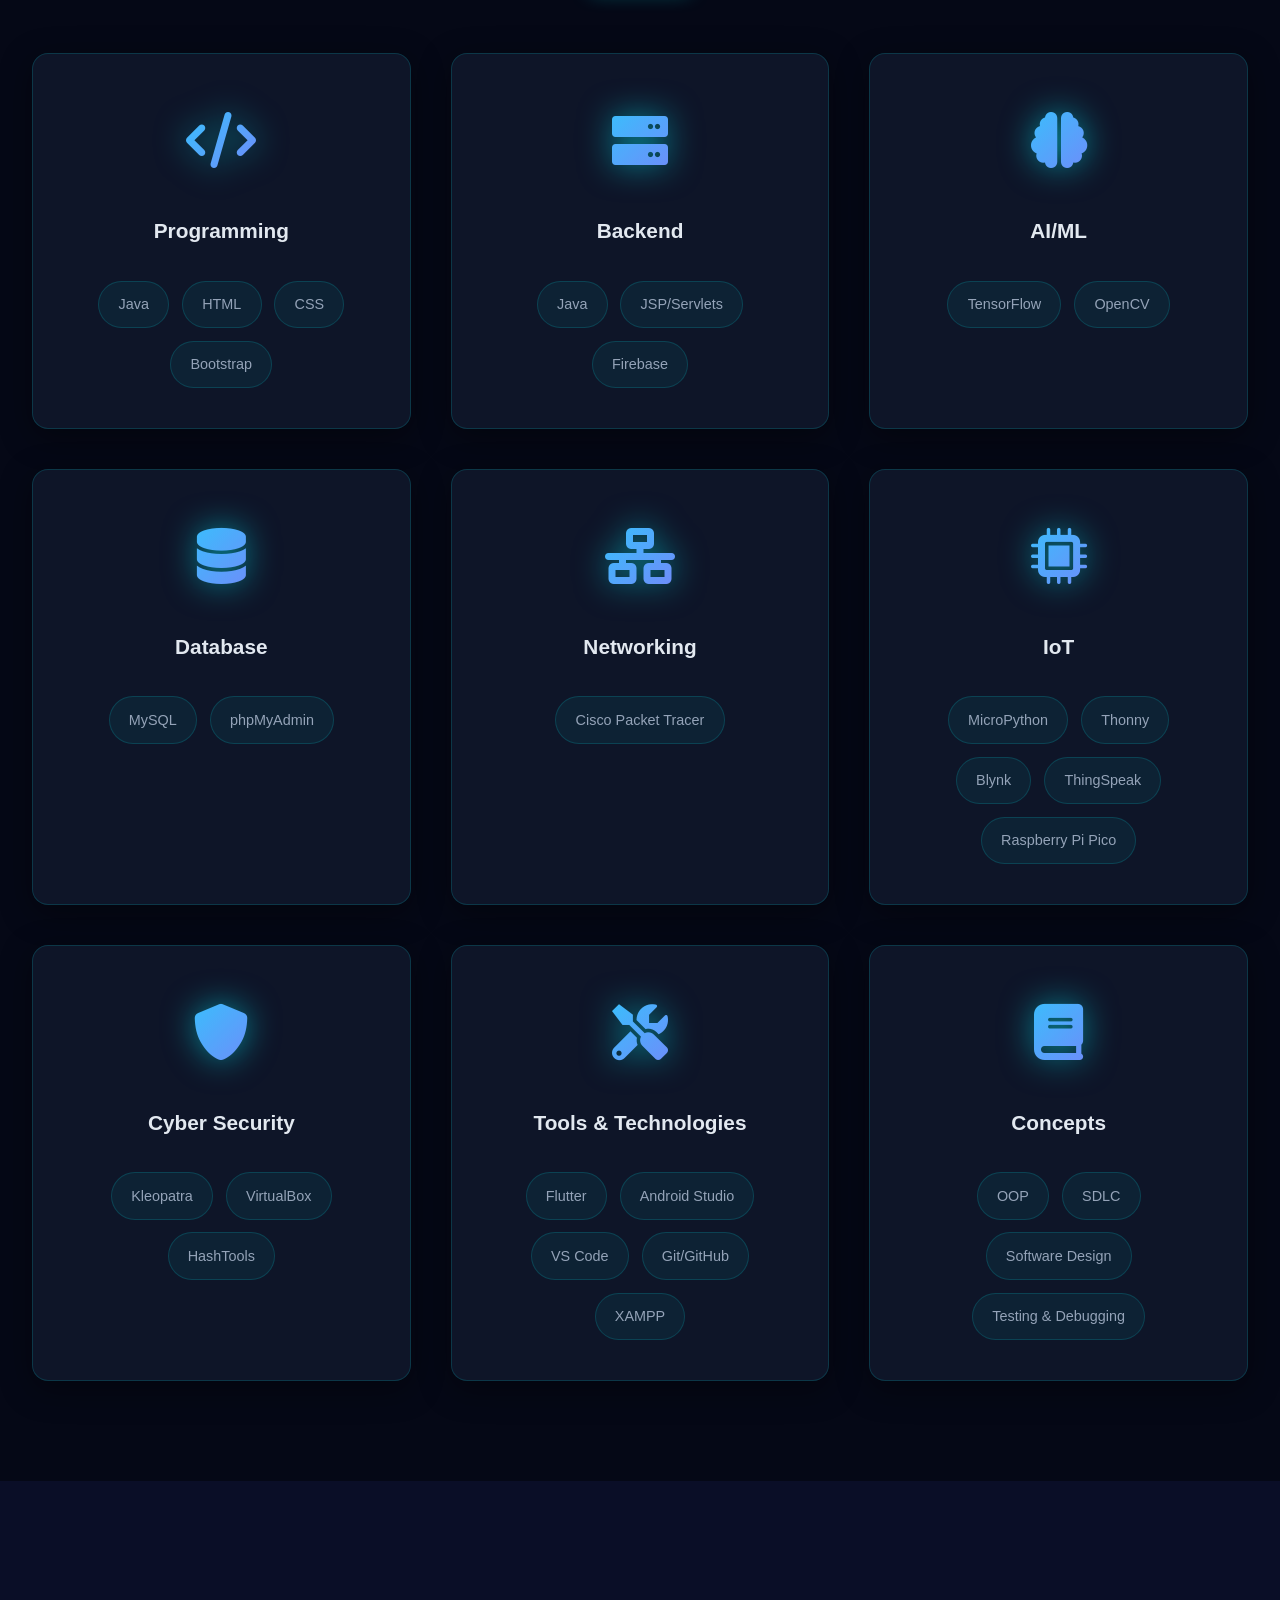
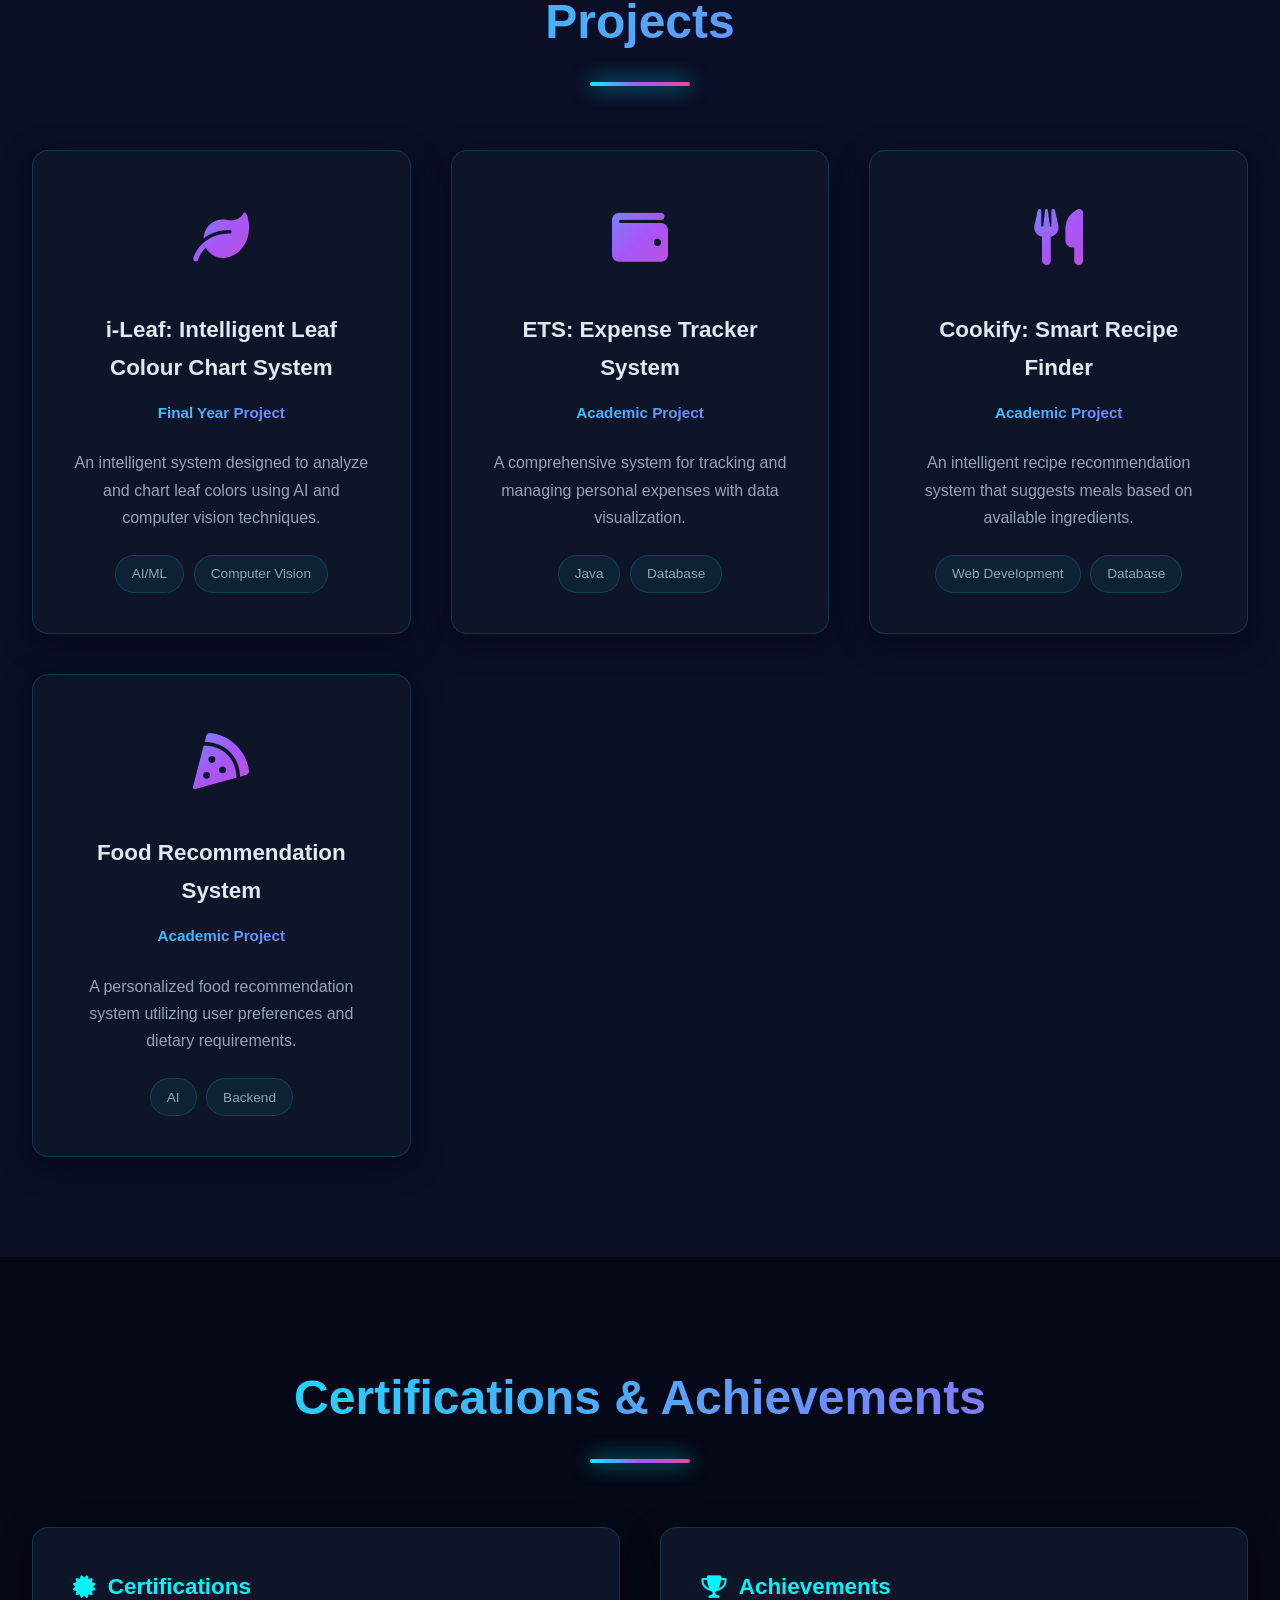
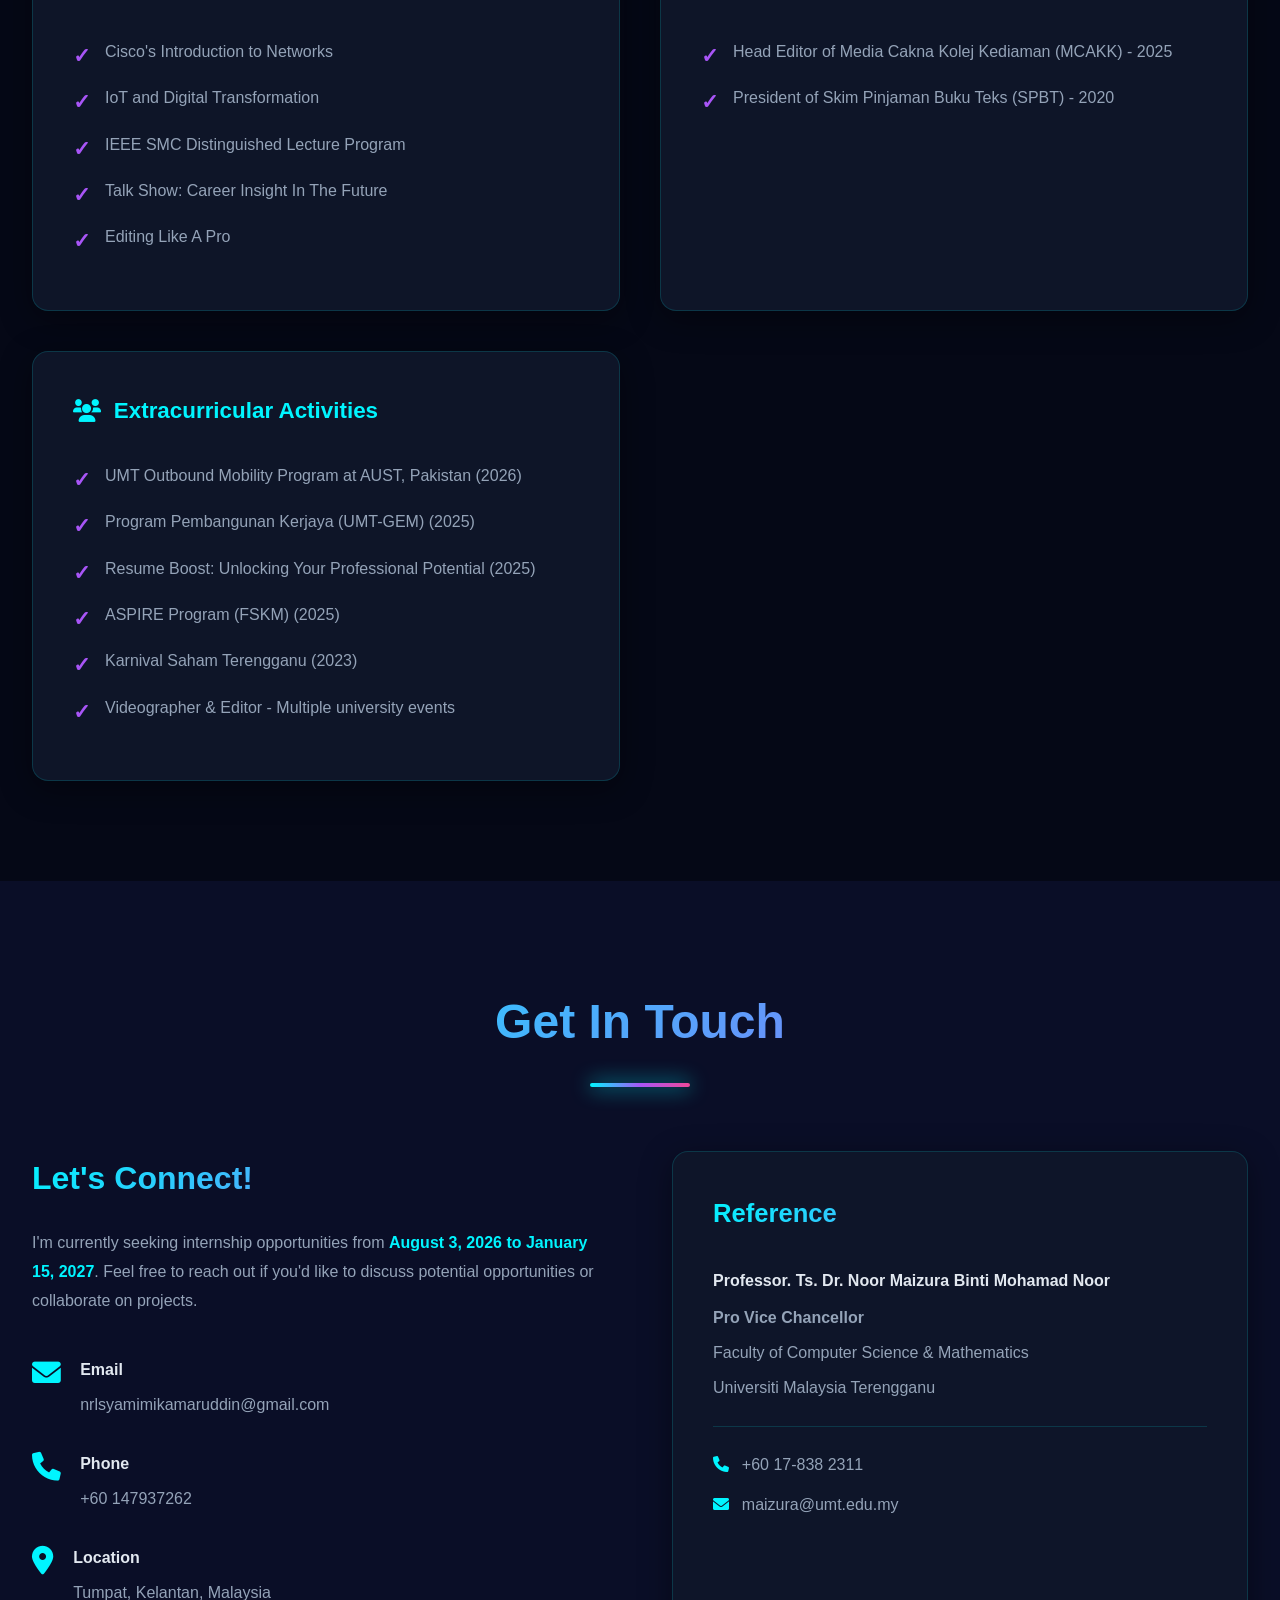
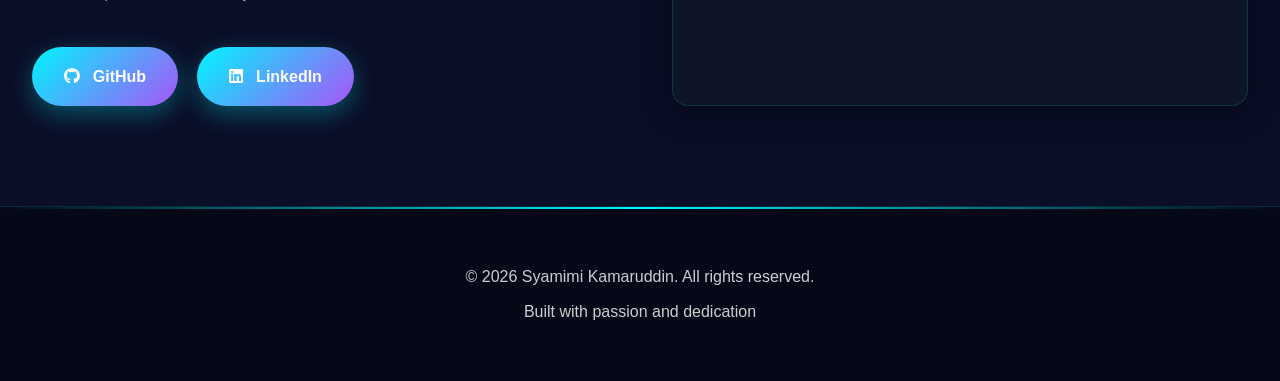
<file: portfolio sya/index.html>
<!DOCTYPE html>
<html lang="en">
<head>
    <meta charset="UTF-8">
    <meta name="viewport" content="width=device-width, initial-scale=1.0">
    <title>Syamimi Kamaruddin - Portfolio</title>
    <link rel="stylesheet" href="styles.css">
    <link rel="stylesheet" href="https://cdnjs.cloudflare.com/ajax/libs/font-awesome/6.0.0/css/all.min.css">
</head>
<body>
    <!-- Navigation -->
    <nav class="navbar">
        <div class="container">
            <div class="logo">Syamimi Kamaruddin</div>
            <ul class="nav-links">
                <li><a href="#home">Home</a></li>
                <li><a href="#about">About</a></li>
                <li><a href="#education">Education</a></li>
                <li><a href="#experience">Experience</a></li>
                <li><a href="#skills">Skills</a></li>
                <li><a href="#projects">Projects</a></li>
                <li><a href="#contact">Contact</a></li>
            </ul>
            <div class="hamburger">
                <span></span>
                <span></span>
                <span></span>
            </div>
        </div>
    </nav>

    <!-- Hero Section -->
    <section id="home" class="hero">
        <div class="container">
            <div class="hero-content">
                <h1 class="hero-title">Hi, I'm <span class="highlight">Syamimi Kamaruddin</span></h1>
                <p class="hero-subtitle">Software Engineering Student | Aspiring Developer</p>
                <p class="hero-description">
                    Final-year Bachelor of Computer Science student passionate about developing 
                    innovative and practical software solutions. Currently seeking an internship 
                    opportunity to gain hands-on experience and contribute to real-world projects.
                </p>
                <div class="hero-buttons">
                    <a href="#contact" class="btn btn-primary">Get In Touch</a>
                    <a href="#projects" class="btn btn-secondary">View My Work</a>
                </div>
                <div class="social-links">
                    <a href="https://github.com/Syasmurf" target="_blank"><i class="fab fa-github"></i></a>
                    <a href="https://www.linkedin.com/in/nurul-syamimi-kamaruddin-045943390" target="_blank"><i class="fab fa-linkedin"></i></a>
                    <a href="mailto:nrlsyamimikamaruddin@gmail.com"><i class="fas fa-envelope"></i></a>
                </div>
            </div>
        </div>
    </section>

    <!-- About Section -->
    <section id="about" class="about">
        <div class="container">
            <h2 class="section-title">About Me</h2>
            <div class="about-content">
                <div class="about-text">
                    <p>
                        I am a dedicated and enthusiastic final-year Computer Science student at 
                        Universiti Malaysia Terengganu, specializing in Software Engineering. With a 
                        strong foundation in software development and system design, I thrive in 
                        dynamic environments and continuously seek opportunities to expand my knowledge.
                    </p>
                    <p>
                        I participated in the UMT Outbound Mobility Program at Abbottabad University of 
                        Science and Technology, Pakistan, which enriched my global perspective on 
                        technology and collaboration. As Head Editor for Media Cakna Kolej Kediaman (MCAKK), 
                        I honed my leadership and creative skills.
                    </p>
                    <div class="qualities">
                        <div class="quality-item">
                            <i class="fas fa-sync-alt"></i>
                            <h3>Adaptable</h3>
                        </div>
                        <div class="quality-item">
                            <i class="fas fa-users"></i>
                            <h3>Team Player</h3>
                        </div>
                        <div class="quality-item">
                            <i class="fas fa-clipboard-check"></i>
                            <h3>Self-Disciplined</h3>
                        </div>
                    </div>
                </div>
                <div class="about-info">
                    <div class="info-card">
                        <h3>Location</h3>
                        <p><i class="fas fa-map-marker-alt"></i> Tumpat, Kelantan</p>
                    </div>
                    <div class="info-card">
                        <h3>Email</h3>
                        <p><i class="fas fa-envelope"></i> nrlsyamimikamaruddin@gmail.com</p>
                    </div>
                    <div class="info-card">
                        <h3>Phone</h3>
                        <p><i class="fas fa-phone"></i> +60 147937262</p>
                    </div>
                    <div class="info-card">
                        <h3>Languages</h3>
                        <p><i class="fas fa-language"></i> Bahasa Melayu (Native), English (Proficient), Arabic & Thailand (Basic)</p>
                    </div>
                    <div class="info-card">
                        <h3>Internship Availability</h3>
                        <p><i class="fas fa-calendar-alt"></i> August 3, 2026 - January 15, 2027</p>
                    </div>
                </div>
            </div>
        </div>
    </section>

    <!-- Education Section -->
    <section id="education" class="education">
        <div class="container">
            <h2 class="section-title">Education</h2>
            <div class="timeline">
                <div class="timeline-item">
                    <div class="timeline-date">Oct 2023 - Present</div>
                    <div class="timeline-content">
                        <h3>Bachelor of Computer Science (Software Engineering) with Honours</h3>
                        <h4>Universiti Malaysia Terengganu, Kuala Nerus</h4>
                        <p><strong>Current CGPA:</strong> 3.18</p>
                        <p><strong>Final Year Project:</strong> i-Leaf: Intelligent Leaf Colour Chart System</p>
                        <p><strong>Academic Projects:</strong></p>
                        <ul>
                            <li>ETS: Expense Tracker System</li>
                            <li>Cookify: Smart Recipe Finder</li>
                            <li>Food Recommendation System</li>
                        </ul>
                    </div>
                </div>
                <div class="timeline-item">
                    <div class="timeline-date">Jul 2021 - May 2023</div>
                    <div class="timeline-content">
                        <h3>Sijil Matrikulasi KPM</h3>
                        <h4>Kelantan Matriculation College</h4>
                        <p><strong>Stream:</strong> Computer Science</p>
                        <p><strong>CGPA:</strong> 3.42</p>
                        <p><strong>MUET:</strong> Band 4</p>
                    </div>
                </div>
                <div class="timeline-item">
                    <div class="timeline-date">2016 - 2021</div>
                    <div class="timeline-content">
                        <h3>Sijil Pelajaran Malaysia (SPM)</h3>
                        <h4>Maahad Muhammadi Pasir Pekan, Kelantan</h4>
                        <p><strong>Stream:</strong> Science</p>
                        <p><strong>Results:</strong> 4A, 3B</p>
                    </div>
                </div>
            </div>
        </div>
    </section>

    <!-- Experience Section -->
    <section id="experience" class="experience">
        <div class="container">
            <h2 class="section-title">Experience</h2>
            <div class="experience-grid">
                <div class="experience-card">
                    <div class="experience-header">
                        <div>
                            <h3>Canteen Assistant (Part-Time)</h3>
                            <h4>SK Pengkalan Berangan, Marang, Terengganu</h4>
                        </div>
                        <span class="experience-year">2023</span>
                    </div>
                    <ul class="experience-list">
                        <li>Assisted in daily food preparation and service for students and staff</li>
                        <li>Maintained cleanliness and hygiene standards in food handling areas</li>
                        <li>Supported inventory management by organizing and restocking supplies</li>
                        <li>Handled cash transactions efficiently during peak hours</li>
                        <li>Collaborated with team members to ensure smooth daily operations</li>
                    </ul>
                </div>
                <div class="experience-card">
                    <div class="experience-header">
                        <div>
                            <h3>Head Editor</h3>
                            <h4>Media Cakna Kolej Kediaman (MCAKK), UMT</h4>
                        </div>
                        <span class="experience-year">2025</span>
                    </div>
                    <ul class="experience-list">
                        <li>Led the editing team for university residential college media content</li>
                        <li>Coordinated video production for multiple university events</li>
                        <li>Managed post-production workflow and quality control</li>
                    </ul>
                </div>
            </div>
        </div>
    </section>

    <!-- Skills Section -->
    <section id="skills" class="skills">
        <div class="container">
            <h2 class="section-title">Technical Skills</h2>
            <div class="skills-grid">
                <div class="skill-category">
                    <div class="category-icon"><i class="fas fa-code"></i></div>
                    <h3>Programming</h3>
                    <div class="skill-tags">
                        <span class="skill-tag">Java</span>
                        <span class="skill-tag">HTML</span>
                        <span class="skill-tag">CSS</span>
                        <span class="skill-tag">Bootstrap</span>
                    </div>
                </div>
                <div class="skill-category">
                    <div class="category-icon"><i class="fas fa-server"></i></div>
                    <h3>Backend</h3>
                    <div class="skill-tags">
                        <span class="skill-tag">Java</span>
                        <span class="skill-tag">JSP/Servlets</span>
                        <span class="skill-tag">Firebase</span>
                    </div>
                </div>
                <div class="skill-category">
                    <div class="category-icon"><i class="fas fa-brain"></i></div>
                    <h3>AI/ML</h3>
                    <div class="skill-tags">
                        <span class="skill-tag">TensorFlow</span>
                        <span class="skill-tag">OpenCV</span>
                    </div>
                </div>
                <div class="skill-category">
                    <div class="category-icon"><i class="fas fa-database"></i></div>
                    <h3>Database</h3>
                    <div class="skill-tags">
                        <span class="skill-tag">MySQL</span>
                        <span class="skill-tag">phpMyAdmin</span>
                    </div>
                </div>
                <div class="skill-category">
                    <div class="category-icon"><i class="fas fa-network-wired"></i></div>
                    <h3>Networking</h3>
                    <div class="skill-tags">
                        <span class="skill-tag">Cisco Packet Tracer</span>
                    </div>
                </div>
                <div class="skill-category">
                    <div class="category-icon"><i class="fas fa-microchip"></i></div>
                    <h3>IoT</h3>
                    <div class="skill-tags">
                        <span class="skill-tag">MicroPython</span>
                        <span class="skill-tag">Thonny</span>
                        <span class="skill-tag">Blynk</span>
                        <span class="skill-tag">ThingSpeak</span>
                        <span class="skill-tag">Raspberry Pi Pico</span>
                    </div>
                </div>
                <div class="skill-category">
                    <div class="category-icon"><i class="fas fa-shield-alt"></i></div>
                    <h3>Cyber Security</h3>
                    <div class="skill-tags">
                        <span class="skill-tag">Kleopatra</span>
                        <span class="skill-tag">VirtualBox</span>
                        <span class="skill-tag">HashTools</span>
                    </div>
                </div>
                <div class="skill-category">
                    <div class="category-icon"><i class="fas fa-tools"></i></div>
                    <h3>Tools & Technologies</h3>
                    <div class="skill-tags">
                        <span class="skill-tag">Flutter</span>
                        <span class="skill-tag">Android Studio</span>
                        <span class="skill-tag">VS Code</span>
                        <span class="skill-tag">Git/GitHub</span>
                        <span class="skill-tag">XAMPP</span>
                    </div>
                </div>
                <div class="skill-category">
                    <div class="category-icon"><i class="fas fa-book"></i></div>
                    <h3>Concepts</h3>
                    <div class="skill-tags">
                        <span class="skill-tag">OOP</span>
                        <span class="skill-tag">SDLC</span>
                        <span class="skill-tag">Software Design</span>
                        <span class="skill-tag">Testing & Debugging</span>
                    </div>
                </div>
            </div>
        </div>
    </section>

    <!-- Projects Section -->
    <section id="projects" class="projects">
        <div class="container">
            <h2 class="section-title">Projects</h2>
            <div class="projects-grid">
                <div class="project-card">
                    <div class="project-icon"><i class="fas fa-leaf"></i></div>
                    <h3>i-Leaf: Intelligent Leaf Colour Chart System</h3>
                    <p class="project-type">Final Year Project</p>
                    <p>An intelligent system designed to analyze and chart leaf colors using AI and computer vision techniques.</p>
                    <div class="project-tags">
                        <span>AI/ML</span>
                        <span>Computer Vision</span>
                    </div>
                </div>
                <div class="project-card">
                    <div class="project-icon"><i class="fas fa-wallet"></i></div>
                    <h3>ETS: Expense Tracker System</h3>
                    <p class="project-type">Academic Project</p>
                    <p>A comprehensive system for tracking and managing personal expenses with data visualization.</p>
                    <div class="project-tags">
                        <span>Java</span>
                        <span>Database</span>
                    </div>
                </div>
                <div class="project-card">
                    <div class="project-icon"><i class="fas fa-utensils"></i></div>
                    <h3>Cookify: Smart Recipe Finder</h3>
                    <p class="project-type">Academic Project</p>
                    <p>An intelligent recipe recommendation system that suggests meals based on available ingredients.</p>
                    <div class="project-tags">
                        <span>Web Development</span>
                        <span>Database</span>
                    </div>
                </div>
                <div class="project-card">
                    <div class="project-icon"><i class="fas fa-pizza-slice"></i></div>
                    <h3>Food Recommendation System</h3>
                    <p class="project-type">Academic Project</p>
                    <p>A personalized food recommendation system utilizing user preferences and dietary requirements.</p>
                    <div class="project-tags">
                        <span>AI</span>
                        <span>Backend</span>
                    </div>
                </div>
            </div>
        </div>
    </section>

    <!-- Certifications Section -->
    <section id="certifications" class="certifications">
        <div class="container">
            <h2 class="section-title">Certifications & Achievements</h2>
            <div class="cert-grid">
                <div class="cert-category">
                    <h3><i class="fas fa-certificate"></i> Certifications</h3>
                    <ul class="cert-list">
                        <li>Cisco's Introduction to Networks</li>
                        <li>IoT and Digital Transformation</li>
                        <li>IEEE SMC Distinguished Lecture Program</li>
                        <li>Talk Show: Career Insight In The Future</li>
                        <li>Editing Like A Pro</li>
                    </ul>
                </div>
                <div class="cert-category">
                    <h3><i class="fas fa-trophy"></i> Achievements</h3>
                    <ul class="cert-list">
                        <li>Head Editor of Media Cakna Kolej Kediaman (MCAKK) - 2025</li>
                        <li>President of Skim Pinjaman Buku Teks (SPBT) - 2020</li>
                    </ul>
                </div>
                <div class="cert-category">
                    <h3><i class="fas fa-users"></i> Extracurricular Activities</h3>
                    <ul class="cert-list">
                        <li>UMT Outbound Mobility Program at AUST, Pakistan (2026)</li>
                        <li>Program Pembangunan Kerjaya (UMT-GEM) (2025)</li>
                        <li>Resume Boost: Unlocking Your Professional Potential (2025)</li>
                        <li>ASPIRE Program (FSKM) (2025)</li>
                        <li>Karnival Saham Terengganu (2023)</li>
                        <li>Videographer & Editor - Multiple university events</li>
                    </ul>
                </div>
            </div>
        </div>
    </section>

    <!-- Contact Section -->
    <section id="contact" class="contact">
        <div class="container">
            <h2 class="section-title">Get In Touch</h2>
            <div class="contact-content">
                <div class="contact-info">
                    <h3>Let's Connect!</h3>
                    <p>I'm currently seeking internship opportunities from <strong>August 3, 2026 to January 15, 2027</strong>. 
                    Feel free to reach out if you'd like to discuss potential opportunities or collaborate on projects.</p>
                    
                    <div class="contact-methods">
                        <div class="contact-method">
                            <i class="fas fa-envelope"></i>
                            <div>
                                <h4>Email</h4>
                                <a href="mailto:nrlsyamimikamaruddin@gmail.com">nrlsyamimikamaruddin@gmail.com</a>
                            </div>
                        </div>
                        <div class="contact-method">
                            <i class="fas fa-phone"></i>
                            <div>
                                <h4>Phone</h4>
                                <a href="tel:+60147937262">+60 147937262</a>
                            </div>
                        </div>
                        <div class="contact-method">
                            <i class="fas fa-map-marker-alt"></i>
                            <div>
                                <h4>Location</h4>
                                <p>Tumpat, Kelantan, Malaysia</p>
                            </div>
                        </div>
                    </div>

                    <div class="contact-social">
                        <a href="https://github.com/Syasmurf" target="_blank" class="social-btn">
                            <i class="fab fa-github"></i> GitHub
                        </a>
                        <a href="https://www.linkedin.com/in/nurul-syamimi-kamaruddin-045943390" target="_blank" class="social-btn">
                            <i class="fab fa-linkedin"></i> LinkedIn
                        </a>
                    </div>
                </div>

                <div class="contact-reference">
                    <h3>Reference</h3>
                    <div class="reference-card">
                        <h4>Professor. Ts. Dr. Noor Maizura Binti Mohamad Noor</h4>
                        <p class="reference-title">Pro Vice Chancellor</p>
                        <p>Faculty of Computer Science & Mathematics</p>
                        <p>Universiti Malaysia Terengganu</p>
                        <div class="reference-contact">
                            <p><i class="fas fa-phone"></i> +60 17-838 2311</p>
                            <p><i class="fas fa-envelope"></i> maizura@umt.edu.my</p>
                        </div>
                    </div>
                </div>
            </div>
        </div>
    </section>

    <!-- Footer -->
    <footer class="footer">
        <div class="container">
            <p>&copy; 2026 Syamimi Kamaruddin. All rights reserved.</p>
            <p>Built with passion and dedication</p>
        </div>
    </footer>

    <script src="script.js"></script>
</body>
</html>
</file>
<file: styles.css>
/* ============================================
   Professional ML-Themed Portfolio
   Author: Syamimi Kamaruddin
   ============================================ */

/* CSS Variables */
:root {
    --primary-color: #00f5ff;
    --secondary-color: #7c3aed;
    --accent-color: #ff006e;
    --neon-blue: #00f5ff;
    --neon-purple: #a855f7;
    --neon-pink: #ec4899;
    --dark-bg: #0a0e27;
    --darker-bg: #050816;
    --card-bg: rgba(15, 23, 42, 0.95);
    --text-color: #e2e8f0;
    --text-light: #94a3b8;
    --border-color: rgba(0, 245, 255, 0.15);
    --shadow: 0 8px 32px rgba(0, 0, 0, 0.4);
    --shadow-lg: 0 20px 60px rgba(0, 245, 255, 0.3);
    --transition: all 0.4s cubic-bezier(0.4, 0, 0.2, 1);
}

/* Global Reset */
*, *::before, *::after {
    margin: 0;
    padding: 0;
    box-sizing: border-box;
}

html {
    scroll-behavior: smooth;
}

body {
    font-family: 'Inter', 'Segoe UI', -apple-system, BlinkMacSystemFont, sans-serif;
    line-height: 1.7;
    color: var(--text-color);
    background: var(--darker-bg);
    overflow-x: hidden;
}

/* Animated Background */
body::before {
    content: '';
    position: fixed;
    top: 0;
    left: 0;
    width: 100%;
    height: 100%;
    background: 
        radial-gradient(ellipse at top, rgba(124, 58, 237, 0.2), transparent 50%),
        radial-gradient(ellipse at bottom, rgba(0, 245, 255, 0.2), transparent 50%);
    animation: gradientPulse 15s ease-in-out infinite;
    z-index: -2;
    pointer-events: none;
}

body::after {
    content: '';
    position: fixed;
    top: 0;
    left: 0;
    width: 100%;
    height: 100%;
    background-image: 
        repeating-linear-gradient(0deg, rgba(0, 245, 255, 0.03) 0px, transparent 1px, transparent 60px),
        repeating-linear-gradient(90deg, rgba(0, 245, 255, 0.03) 0px, transparent 1px, transparent 60px);
    z-index: -1;
    pointer-events: none;
}

@keyframes gradientPulse {
    0%, 100% { opacity: 1; }
    50% { opacity: 0.8; }
}

/* Container */
.container {
    max-width: 1280px;
    margin: 0 auto;
    padding: 0 2rem;
}

/* Navigation */
.navbar {
    position: fixed;
    top: 0;
    left: 0;
    right: 0;
    width: 100%;
    background: rgba(5, 8, 22, 0.85);
    backdrop-filter: blur(20px);
    box-shadow: 0 8px 32px rgba(0, 0, 0, 0.3), inset 0 -1px 0 rgba(0, 245, 255, 0.1);
    border-bottom: 1px solid var(--border-color);
    z-index: 1000;
    padding: 1.2rem 0;
    transition: var(--transition);
}

.navbar .container {
    display: flex;
    justify-content: space-between;
    align-items: center;
}

.logo {
    font-size: 1.75rem;
    font-weight: 700;
    background: linear-gradient(135deg, var(--neon-blue), var(--neon-purple), var(--neon-pink));
    -webkit-background-clip: text;
    -webkit-text-fill-color: transparent;
    background-clip: text;
    cursor: pointer;
}

.nav-links {
    display: flex;
    list-style: none;
    gap: 2.5rem;
    align-items: center;
}

.nav-links a {
    text-decoration: none;
    color: var(--text-color);
    font-weight: 500;
    font-size: 0.95rem;
    transition: var(--transition);
    position: relative;
    padding: 0.5rem 0;
}

.nav-links a::after {
    content: '';
    position: absolute;
    bottom: 0;
    left: 0;
    width: 0;
    height: 2px;
    background: linear-gradient(90deg, var(--neon-blue), var(--neon-purple));
    box-shadow: 0 0 8px var(--neon-blue);
    transition: width 0.4s;
}

.nav-links a:hover::after {
    width: 100%;
}

.nav-links a:hover {
    color: var(--neon-blue);
}

.hamburger {
    display: none;
    flex-direction: column;
    cursor: pointer;
    gap: 5px;
}

.hamburger span {
    width: 28px;
    height: 3px;
    background: var(--neon-blue);
    border-radius: 2px;
    transition: var(--transition);
}

/* Hero Section */
.hero {
    min-height: 100vh;
    display: flex;
    align-items: center;
    justify-content: center;
    background: 
        radial-gradient(ellipse at top left, rgba(124, 58, 237, 0.25), transparent 60%),
        radial-gradient(ellipse at bottom right, rgba(0, 245, 255, 0.25), transparent 60%),
        var(--dark-bg);
    color: white;
    padding: 120px 0 60px;
    position: relative;
    overflow: hidden;
}

.hero::before {
    content: '';
    position: absolute;
    width: 300%;
    height: 300%;
    background-image: 
        radial-gradient(2px 2px at 25% 35%, rgba(0, 245, 255, 0.5), transparent),
        radial-gradient(2px 2px at 65% 75%, rgba(168, 85, 247, 0.5), transparent),
        radial-gradient(2px 2px at 85% 15%, rgba(236, 72, 153, 0.4), transparent);
    background-size: 250px 250px, 350px 350px, 300px 300px;
    animation: particlesFloat 25s linear infinite;
    opacity: 0.6;
}

@keyframes particlesFloat {
    0% { transform: translate(0, 0); }
    100% { transform: translate(-33.33%, -33.33%); }
}

.hero-content {
    text-align: center;
    position: relative;
    z-index: 1;
    max-width: 900px;
    margin: 0 auto;
}

.hero-title {
    font-size: clamp(2.5rem, 6vw, 4rem);
    font-weight: 800;
    margin-bottom: 1.2rem;
    line-height: 1.2;
}

.highlight {
    background: linear-gradient(135deg, var(--neon-blue), var(--neon-purple), var(--neon-pink));
    -webkit-background-clip: text;
    -webkit-text-fill-color: transparent;
    background-clip: text;
    background-size: 200% 200%;
    animation: gradientShift 4s ease infinite;
}

@keyframes gradientShift {
    0%, 100% { background-position: 0% 50%; }
    50% { background-position: 100% 50%; }
}

.hero-subtitle {
    font-size: clamp(1.25rem, 3vw, 1.75rem);
    margin-bottom: 1.5rem;
    opacity: 0.95;
    font-weight: 500;
}

.hero-description {
    font-size: clamp(1rem, 2vw, 1.15rem);
    max-width: 700px;
    margin: 0 auto 2.5rem;
    opacity: 0.85;
    line-height: 1.8;
    color: var(--text-light);
}

.hero-buttons {
    display: flex;
    gap: 1.5rem;
    justify-content: center;
    flex-wrap: wrap;
    margin-bottom: 3rem;
}

.btn {
    padding: 1rem 2.5rem;
    text-decoration: none;
    border-radius: 50px;
    font-weight: 600;
    font-size: 1rem;
    transition: var(--transition);
    display: inline-flex;
    align-items: center;
    gap: 0.5rem;
    cursor: pointer;
    border: 2px solid transparent;
    position: relative;
    overflow: hidden;
}

.btn-primary {
    background: linear-gradient(135deg, var(--neon-blue), var(--neon-purple));
    color: white;
    box-shadow: 0 8px 24px rgba(0, 245, 255, 0.3);
}

.btn-primary:hover {
    transform: translateY(-3px);
    box-shadow: 0 12px 36px rgba(0, 245, 255, 0.5);
}

.btn-secondary {
    background: transparent;
    color: white;
    border: 2px solid var(--neon-blue);
    box-shadow: 0 8px 24px rgba(0, 245, 255, 0.2);
}

.btn-secondary:hover {
    background: rgba(0, 245, 255, 0.1);
    border-color: var(--neon-purple);
    transform: translateY(-3px);
}

.social-links {
    display: flex;
    gap: 1.5rem;
    justify-content: center;
}

.social-links a {
    width: 56px;
    height: 56px;
    display: flex;
    align-items: center;
    justify-content: center;
    background: rgba(0, 245, 255, 0.05);
    border: 2px solid var(--border-color);
    border-radius: 50%;
    color: var(--neon-blue);
    font-size: 1.5rem;
    transition: var(--transition);
}

.social-links a:hover {
    background: var(--neon-blue);
    color: var(--dark-bg);
    transform: translateY(-5px) rotate(360deg);
    box-shadow: 0 8px 24px rgba(0, 245, 255, 0.5);
}

/* Section Styles */
section {
    padding: 100px 0;
}

.section-title {
    text-align: center;
    font-size: clamp(2rem, 5vw, 3rem);
    margin-bottom: 4rem;
    background: linear-gradient(135deg, var(--neon-blue), var(--neon-purple));
    -webkit-background-clip: text;
    -webkit-text-fill-color: transparent;
    background-clip: text;
    position: relative;
    padding-bottom: 1.5rem;
    font-weight: 700;
}

.section-title::after {
    content: '';
    position: absolute;
    bottom: 0;
    left: 50%;
    transform: translateX(-50%);
    width: 100px;
    height: 4px;
    background: linear-gradient(90deg, var(--neon-blue), var(--neon-purple), var(--neon-pink));
    border-radius: 2px;
    box-shadow: 0 0 20px var(--neon-blue);
}

/* About Section */
.about {
    background: var(--dark-bg);
}

.about-content {
    display: grid;
    grid-template-columns: 1fr 1fr;
    gap: 4rem;
    align-items: start;
}

.about-text p {
    margin-bottom: 1.5rem;
    line-height: 1.9;
    color: var(--text-light);
    font-size: 1.05rem;
}

.qualities {
    display: grid;
    grid-template-columns: repeat(3, 1fr);
    gap: 2rem;
    margin-top: 2.5rem;
}

.quality-item {
    text-align: center;
    padding: 1.5rem;
    background: rgba(0, 245, 255, 0.03);
    border-radius: 12px;
    border: 1px solid var(--border-color);
    transition: var(--transition);
}

.quality-item:hover {
    background: rgba(0, 245, 255, 0.08);
    border-color: var(--neon-blue);
    transform: translateY(-5px);
}

.quality-item i {
    font-size: 2.5rem;
    color: var(--neon-blue);
    margin-bottom: 1rem;
    filter: drop-shadow(0 0 12px var(--neon-blue));
}

.quality-item h3 {
    font-size: 1.1rem;
    color: var(--text-color);
    font-weight: 600;
}

.about-info {
    display: flex;
    flex-direction: column;
    gap: 1.5rem;
}

.info-card {
    background: var(--card-bg);
    backdrop-filter: blur(20px);
    padding: 2rem;
    border-radius: 16px;
    border: 1px solid var(--border-color);
    box-shadow: var(--shadow);
    transition: var(--transition);
}

.info-card:hover {
    transform: translateY(-5px);
    box-shadow: var(--shadow-lg);
    border-color: var(--neon-blue);
}

.info-card h3 {
    font-size: 1.1rem;
    color: var(--neon-blue);
    margin-bottom: 0.8rem;
    font-weight: 600;
}

.info-card p {
    color: var(--text-light);
    display: flex;
    align-items: center;
    gap: 0.8rem;
    font-size: 0.95rem;
}

.info-card i {
    color: var(--neon-blue);
}

/* Education Section */
.education {
    background: var(--darker-bg);
}

.timeline {
    position: relative;
    max-width: 1000px;
    margin: 0 auto;
    padding: 2rem 0;
}

.timeline::before {
    content: '';
    position: absolute;
    left: 50%;
    transform: translateX(-50%);
    width: 4px;
    height: 100%;
    background: linear-gradient(180deg, var(--neon-blue), var(--neon-purple), var(--neon-pink));
    box-shadow: 0 0 20px var(--neon-blue);
    border-radius: 2px;
}

.timeline-item {
    display: flex;
    margin-bottom: 4rem;
    position: relative;
}

.timeline-item::before {
    content: '';
    position: absolute;
    left: 50%;
    top: 30px;
    transform: translateX(-50%);
    width: 20px;
    height: 20px;
    background: var(--neon-blue);
    border: 4px solid var(--dark-bg);
    border-radius: 50%;
    box-shadow: 0 0 20px var(--neon-blue);
    z-index: 2;
}

.timeline-item:nth-child(odd) {
    flex-direction: row;
}

.timeline-item:nth-child(even) {
    flex-direction: row-reverse;
}

.timeline-date {
    flex: 1;
    padding: 2rem;
    text-align: center;
    font-weight: 700;
    font-size: 1.1rem;
    color: var(--neon-blue);
}

.timeline-content {
    flex: 1;
    background: var(--card-bg);
    backdrop-filter: blur(20px);
    padding: 2.5rem;
    border-radius: 16px;
    border: 1px solid var(--border-color);
    box-shadow: var(--shadow);
    transition: var(--transition);
}

.timeline-content:hover {
    transform: translateY(-8px);
    box-shadow: var(--shadow-lg);
    border-color: var(--neon-blue);
}

.timeline-content h3 {
    color: var(--neon-blue);
    margin-bottom: 0.8rem;
    font-size: 1.4rem;
    font-weight: 600;
}

.timeline-content h4 {
    color: var(--text-light);
    margin-bottom: 1.2rem;
    font-weight: 500;
}

.timeline-content p {
    color: var(--text-light);
    margin-bottom: 0.8rem;
}

.timeline-content strong {
    color: var(--text-color);
}

.timeline-content ul {
    margin-left: 1.8rem;
    margin-top: 1rem;
}

.timeline-content li {
    color: var(--text-light);
    margin-bottom: 0.6rem;
}

/* Experience Section */
.experience {
    background: var(--dark-bg);
}

.experience-grid {
    display: grid;
    grid-template-columns: repeat(auto-fit, minmax(500px, 1fr));
    gap: 2.5rem;
}

.experience-card {
    background: var(--card-bg);
    backdrop-filter: blur(20px);
    padding: 2.5rem;
    border-radius: 16px;
    border: 1px solid var(--border-color);
    box-shadow: var(--shadow);
    transition: var(--transition);
}

.experience-card:hover {
    transform: translateY(-8px);
    box-shadow: var(--shadow-lg);
    border-color: var(--neon-blue);
}

.experience-header {
    display: flex;
    justify-content: space-between;
    align-items: flex-start;
    margin-bottom: 2rem;
    gap: 1rem;
}

.experience-card h3 {
    color: var(--neon-blue);
    margin-bottom: 0.6rem;
    font-size: 1.4rem;
    font-weight: 600;
}

.experience-card h4 {
    color: var(--text-light);
    font-weight: 500;
}

.experience-year {
    background: linear-gradient(135deg, var(--neon-blue), var(--neon-purple));
    color: white;
    padding: 0.5rem 1.2rem;
    border-radius: 25px;
    font-weight: 700;
    font-size: 0.9rem;
    box-shadow: 0 4px 16px rgba(0, 245, 255, 0.4);
}

.experience-list {
    list-style: none;
}

.experience-list li {
    color: var(--text-light);
    margin-bottom: 1rem;
    padding-left: 2rem;
    position: relative;
}

.experience-list li::before {
    content: '▹';
    position: absolute;
    left: 0;
    color: var(--neon-blue);
    font-size: 1.5rem;
    font-weight: bold;
}

/* Skills Section */
.skills {
    background: var(--darker-bg);
}

.skills-grid {
    display: grid;
    grid-template-columns: repeat(auto-fit, minmax(320px, 1fr));
    gap: 2.5rem;
}

.skill-category {
    background: var(--card-bg);
    backdrop-filter: blur(20px);
    padding: 2.5rem;
    border-radius: 16px;
    border: 1px solid var(--border-color);
    box-shadow: var(--shadow);
    text-align: center;
    transition: var(--transition);
}

.skill-category:hover {
    transform: translateY(-10px);
    box-shadow: var(--shadow-lg);
    border-color: var(--neon-blue);
}

.category-icon {
    font-size: 3.5rem;
    background: linear-gradient(135deg, var(--neon-blue), var(--neon-purple));
    -webkit-background-clip: text;
    -webkit-text-fill-color: transparent;
    background-clip: text;
    margin-bottom: 1.5rem;
    filter: drop-shadow(0 0 16px rgba(0, 245, 255, 0.5));
}

.skill-category h3 {
    margin-bottom: 2rem;
    color: var(--text-color);
    font-weight: 600;
    font-size: 1.3rem;
}

.skill-tags {
    display: flex;
    flex-wrap: wrap;
    gap: 0.8rem;
    justify-content: center;
}

.skill-tag {
    background: rgba(0, 245, 255, 0.06);
    border: 1px solid var(--border-color);
    padding: 0.65rem 1.2rem;
    border-radius: 25px;
    font-size: 0.9rem;
    color: var(--text-light);
    transition: var(--transition);
    cursor: pointer;
}

.skill-tag:hover {
    background: linear-gradient(135deg, var(--neon-blue), var(--neon-purple));
    color: white;
    transform: translateY(-3px);
    box-shadow: 0 8px 20px rgba(0, 245, 255, 0.4);
}

/* Projects Section */
.projects {
    background: var(--dark-bg);
}

.projects-grid {
    display: grid;
    grid-template-columns: repeat(auto-fit, minmax(300px, 1fr));
    gap: 2.5rem;
}

.project-card {
    background: var(--card-bg);
    backdrop-filter: blur(20px);
    padding: 2.5rem;
    border-radius: 16px;
    border: 1px solid var(--border-color);
    box-shadow: var(--shadow);
    transition: var(--transition);
    text-align: center;
}

.project-card:hover {
    transform: translateY(-12px);
    box-shadow: var(--shadow-lg);
    border-color: var(--neon-blue);
}

.project-icon {
    font-size: 3.5rem;
    background: linear-gradient(135deg, var(--neon-blue), var(--neon-purple), var(--neon-pink));
    -webkit-background-clip: text;
    -webkit-text-fill-color: transparent;
    background-clip: text;
    margin-bottom: 1.5rem;
}

.project-card h3 {
    color: var(--text-color);
    margin-bottom: 0.8rem;
    font-size: 1.4rem;
    font-weight: 600;
}

.project-type {
    background: linear-gradient(135deg, var(--neon-blue), var(--neon-purple));
    -webkit-background-clip: text;
    -webkit-text-fill-color: transparent;
    background-clip: text;
    font-size: 0.95rem;
    font-weight: 600;
    margin-bottom: 1.2rem;
}

.project-card > p {
    color: var(--text-light);
    margin-bottom: 1.5rem;
    line-height: 1.7;
}

.project-tags {
    display: flex;
    gap: 0.6rem;
    justify-content: center;
    flex-wrap: wrap;
}

.project-tags span {
    background: rgba(0, 245, 255, 0.06);
    border: 1px solid var(--border-color);
    padding: 0.4rem 1rem;
    border-radius: 20px;
    font-size: 0.85rem;
    color: var(--text-light);
    transition: var(--transition);
}

.project-tags span:hover {
    background: var(--neon-blue);
    color: var(--dark-bg);
    transform: translateY(-2px);
}

/* Certifications Section */
.certifications {
    background: var(--darker-bg);
}

.cert-grid {
    display: grid;
    grid-template-columns: repeat(auto-fit, minmax(380px, 1fr));
    gap: 2.5rem;
}

.cert-category {
    background: var(--card-bg);
    backdrop-filter: blur(20px);
    padding: 2.5rem;
    border-radius: 16px;
    border: 1px solid var(--border-color);
    box-shadow: var(--shadow);
    transition: var(--transition);
}

.cert-category:hover {
    border-color: var(--neon-blue);
    box-shadow: var(--shadow-lg);
    transform: translateY(-8px);
}

.cert-category h3 {
    color: var(--neon-blue);
    margin-bottom: 2rem;
    display: flex;
    align-items: center;
    gap: 0.8rem;
    font-size: 1.4rem;
    font-weight: 600;
}

.cert-list {
    list-style: none;
}

.cert-list li {
    color: var(--text-light);
    margin-bottom: 1.2rem;
    padding-left: 2rem;
    position: relative;
    line-height: 1.7;
}

.cert-list li::before {
    content: '✓';
    position: absolute;
    left: 0;
    color: var(--neon-purple);
    font-weight: bold;
    font-size: 1.3rem;
}

/* Contact Section */
.contact {
    background: var(--dark-bg);
}

.contact-content {
    display: grid;
    grid-template-columns: 1fr 1fr;
    gap: 4rem;
}

.contact-info h3 {
    background: linear-gradient(135deg, var(--neon-blue), var(--neon-purple));
    -webkit-background-clip: text;
    -webkit-text-fill-color: transparent;
    background-clip: text;
    margin-bottom: 1.5rem;
    font-size: 2rem;
    font-weight: 700;
}

.contact-info > p {
    color: var(--text-light);
    margin-bottom: 2.5rem;
    line-height: 1.8;
}

.contact-info strong {
    color: var(--neon-blue);
}

.contact-methods {
    display: flex;
    flex-direction: column;
    gap: 2rem;
    margin-bottom: 2.5rem;
}

.contact-method {
    display: flex;
    align-items: flex-start;
    gap: 1.2rem;
}

.contact-method i {
    font-size: 1.8rem;
    color: var(--neon-blue);
    margin-top: 0.2rem;
}

.contact-method h4 {
    color: var(--text-color);
    margin-bottom: 0.5rem;
    font-weight: 600;
}

.contact-method a,
.contact-method p {
    color: var(--text-light);
    text-decoration: none;
    transition: var(--transition);
}

.contact-method a:hover {
    color: var(--neon-blue);
}

.contact-social {
    display: flex;
    gap: 1.2rem;
    flex-wrap: wrap;
}

.social-btn {
    padding: 1rem 2rem;
    background: linear-gradient(135deg, var(--neon-blue), var(--neon-purple));
    color: white;
    text-decoration: none;
    border-radius: 30px;
    display: inline-flex;
    align-items: center;
    gap: 0.8rem;
    transition: var(--transition);
    box-shadow: 0 8px 24px rgba(0, 245, 255, 0.3);
    font-weight: 600;
}

.social-btn:hover {
    transform: translateY(-3px);
    box-shadow: 0 12px 36px rgba(0, 245, 255, 0.5);
}

.contact-reference {
    background: var(--card-bg);
    backdrop-filter: blur(20px);
    padding: 2.5rem;
    border-radius: 16px;
    border: 1px solid var(--border-color);
    box-shadow: var(--shadow);
    transition: var(--transition);
}

.contact-reference:hover {
    border-color: var(--neon-blue);
    box-shadow: var(--shadow-lg);
    transform: translateY(-5px);
}

.contact-reference h3 {
    background: linear-gradient(135deg, var(--neon-blue), var(--neon-purple));
    -webkit-background-clip: text;
    -webkit-text-fill-color: transparent;
    background-clip: text;
    margin-bottom: 2rem;
    font-size: 1.6rem;
    font-weight: 700;
}

.reference-card h4 {
    color: var(--text-color);
    margin-bottom: 0.6rem;
    font-weight: 600;
}

.reference-title {
    color: var(--neon-blue);
    font-weight: 600;
    margin-bottom: 0.6rem;
}

.reference-card p {
    color: var(--text-light);
    margin-bottom: 0.5rem;
}

.reference-contact {
    margin-top: 1.5rem;
    padding-top: 1.5rem;
    border-top: 1px solid var(--border-color);
}

.reference-contact p {
    display: flex;
    align-items: center;
    gap: 0.8rem;
    margin-bottom: 0.8rem;
}

.reference-contact i {
    color: var(--neon-blue);
}

/* Footer */
.footer {
    background: var(--darker-bg);
    border-top: 1px solid var(--border-color);
    color: white;
    text-align: center;
    padding: 3rem 0;
    position: relative;
}

.footer::before {
    content: '';
    position: absolute;
    top: 0;
    left: 0;
    right: 0;
    height: 2px;
    background: linear-gradient(90deg, transparent, var(--neon-blue), transparent);
}

.footer p {
    margin: 0.5rem 0;
    opacity: 0.8;
}

/* Responsive Design */
@media (max-width: 1024px) {
    .about-content,
    .contact-content {
        grid-template-columns: 1fr;
    }
    
    .timeline::before {
        left: 30px;
    }
    
    .timeline-item {
        flex-direction: column !important;
        padding-left: 60px;
    }
    
    .timeline-item::before {
        left: 30px !important;
    }
    
    .timeline-date {
        text-align: left;
        padding: 0 0 1rem 0;
    }
    
    .experience-grid {
        grid-template-columns: 1fr;
    }
}

@media (max-width: 768px) {
    .nav-links {
        position: fixed;
        top: 0;
        right: -100%;
        width: 70%;
        height: 100vh;
        background: rgba(5, 8, 22, 0.98);
        backdrop-filter: blur(20px);
        flex-direction: column;
        justify-content: center;
        gap: 2rem;
        transition: right 0.4s;
        z-index: 999;
    }
    
    .nav-links.active {
        right: 0;
    }
    
    .hamburger {
        display: flex;
    }
    
    .qualities {
        grid-template-columns: 1fr;
    }
    
    .skills-grid,
    .projects-grid,
    .cert-grid {
        grid-template-columns: 1fr;
    }
    
    section {
        padding: 60px 0;
    }
}

@media (max-width: 480px) {
    .container {
        padding: 0 1rem;
    }
}

/* Scrollbar */
::-webkit-scrollbar {
    width: 12px;
}

::-webkit-scrollbar-track {
    background: var(--darker-bg);
}

::-webkit-scrollbar-thumb {
    background: linear-gradient(180deg, var(--neon-blue), var(--neon-purple));
    border-radius: 6px;
}

::selection {
    background: var(--neon-blue);
    color: var(--dark-bg);
}
</file>
<file: portfolio sya/styles.css>
/* ============================================
   Professional ML-Themed Portfolio
   Author: Syamimi Kamaruddin
   ============================================ */

/* CSS Variables */
:root {
    --primary-color: #00f5ff;
    --secondary-color: #7c3aed;
    --accent-color: #ff006e;
    --neon-blue: #00f5ff;
    --neon-purple: #a855f7;
    --neon-pink: #ec4899;
    --dark-bg: #0a0e27;
    --darker-bg: #050816;
    --card-bg: rgba(15, 23, 42, 0.95);
    --text-color: #e2e8f0;
    --text-light: #94a3b8;
    --border-color: rgba(0, 245, 255, 0.15);
    --shadow: 0 8px 32px rgba(0, 0, 0, 0.4);
    --shadow-lg: 0 20px 60px rgba(0, 245, 255, 0.3);
    --transition: all 0.4s cubic-bezier(0.4, 0, 0.2, 1);
}

/* Global Reset */
*, *::before, *::after {
    margin: 0;
    padding: 0;
    box-sizing: border-box;
}

html {
    scroll-behavior: smooth;
}

body {
    font-family: 'Inter', 'Segoe UI', -apple-system, BlinkMacSystemFont, sans-serif;
    line-height: 1.7;
    color: var(--text-color);
    background: var(--darker-bg);
    overflow-x: hidden;
}

/* Animated Background */
body::before {
    content: '';
    position: fixed;
    top: 0;
    left: 0;
    width: 100%;
    height: 100%;
    background: 
        radial-gradient(ellipse at top, rgba(124, 58, 237, 0.2), transparent 50%),
        radial-gradient(ellipse at bottom, rgba(0, 245, 255, 0.2), transparent 50%);
    animation: gradientPulse 15s ease-in-out infinite;
    z-index: -2;
    pointer-events: none;
}

body::after {
    content: '';
    position: fixed;
    top: 0;
    left: 0;
    width: 100%;
    height: 100%;
    background-image: 
        repeating-linear-gradient(0deg, rgba(0, 245, 255, 0.03) 0px, transparent 1px, transparent 60px),
        repeating-linear-gradient(90deg, rgba(0, 245, 255, 0.03) 0px, transparent 1px, transparent 60px);
    z-index: -1;
    pointer-events: none;
}

@keyframes gradientPulse {
    0%, 100% { opacity: 1; }
    50% { opacity: 0.8; }
}

/* Container */
.container {
    max-width: 1280px;
    margin: 0 auto;
    padding: 0 2rem;
}

/* Navigation */
.navbar {
    position: fixed;
    top: 0;
    left: 0;
    right: 0;
    width: 100%;
    background: rgba(5, 8, 22, 0.85);
    backdrop-filter: blur(20px);
    box-shadow: 0 8px 32px rgba(0, 0, 0, 0.3), inset 0 -1px 0 rgba(0, 245, 255, 0.1);
    border-bottom: 1px solid var(--border-color);
    z-index: 1000;
    padding: 1.2rem 0;
    transition: var(--transition);
}

.navbar .container {
    display: flex;
    justify-content: space-between;
    align-items: center;
}

.logo {
    font-size: 1.75rem;
    font-weight: 700;
    background: linear-gradient(135deg, var(--neon-blue), var(--neon-purple), var(--neon-pink));
    -webkit-background-clip: text;
    -webkit-text-fill-color: transparent;
    background-clip: text;
    cursor: pointer;
}

.nav-links {
    display: flex;
    list-style: none;
    gap: 2.5rem;
    align-items: center;
}

.nav-links a {
    text-decoration: none;
    color: var(--text-color);
    font-weight: 500;
    font-size: 0.95rem;
    transition: var(--transition);
    position: relative;
    padding: 0.5rem 0;
}

.nav-links a::after {
    content: '';
    position: absolute;
    bottom: 0;
    left: 0;
    width: 0;
    height: 2px;
    background: linear-gradient(90deg, var(--neon-blue), var(--neon-purple));
    box-shadow: 0 0 8px var(--neon-blue);
    transition: width 0.4s;
}

.nav-links a:hover::after {
    width: 100%;
}

.nav-links a:hover {
    color: var(--neon-blue);
}

.hamburger {
    display: none;
    flex-direction: column;
    cursor: pointer;
    gap: 5px;
}

.hamburger span {
    width: 28px;
    height: 3px;
    background: var(--neon-blue);
    border-radius: 2px;
    transition: var(--transition);
}

/* Hero Section */
.hero {
    min-height: 100vh;
    display: flex;
    align-items: center;
    justify-content: center;
    background: 
        radial-gradient(ellipse at top left, rgba(124, 58, 237, 0.25), transparent 60%),
        radial-gradient(ellipse at bottom right, rgba(0, 245, 255, 0.25), transparent 60%),
        var(--dark-bg);
    color: white;
    padding: 120px 0 60px;
    position: relative;
    overflow: hidden;
}

.hero::before {
    content: '';
    position: absolute;
    width: 300%;
    height: 300%;
    background-image: 
        radial-gradient(2px 2px at 25% 35%, rgba(0, 245, 255, 0.5), transparent),
        radial-gradient(2px 2px at 65% 75%, rgba(168, 85, 247, 0.5), transparent),
        radial-gradient(2px 2px at 85% 15%, rgba(236, 72, 153, 0.4), transparent);
    background-size: 250px 250px, 350px 350px, 300px 300px;
    animation: particlesFloat 25s linear infinite;
    opacity: 0.6;
}

@keyframes particlesFloat {
    0% { transform: translate(0, 0); }
    100% { transform: translate(-33.33%, -33.33%); }
}

.hero-content {
    text-align: center;
    position: relative;
    z-index: 1;
    max-width: 900px;
    margin: 0 auto;
}

.hero-title {
    font-size: clamp(2.5rem, 6vw, 4rem);
    font-weight: 800;
    margin-bottom: 1.2rem;
    line-height: 1.2;
}

.highlight {
    background: linear-gradient(135deg, var(--neon-blue), var(--neon-purple), var(--neon-pink));
    -webkit-background-clip: text;
    -webkit-text-fill-color: transparent;
    background-clip: text;
    background-size: 200% 200%;
    animation: gradientShift 4s ease infinite;
}

@keyframes gradientShift {
    0%, 100% { background-position: 0% 50%; }
    50% { background-position: 100% 50%; }
}

.hero-subtitle {
    font-size: clamp(1.25rem, 3vw, 1.75rem);
    margin-bottom: 1.5rem;
    opacity: 0.95;
    font-weight: 500;
}

.hero-description {
    font-size: clamp(1rem, 2vw, 1.15rem);
    max-width: 700px;
    margin: 0 auto 2.5rem;
    opacity: 0.85;
    line-height: 1.8;
    color: var(--text-light);
}

.hero-buttons {
    display: flex;
    gap: 1.5rem;
    justify-content: center;
    flex-wrap: wrap;
    margin-bottom: 3rem;
}

.btn {
    padding: 1rem 2.5rem;
    text-decoration: none;
    border-radius: 50px;
    font-weight: 600;
    font-size: 1rem;
    transition: var(--transition);
    display: inline-flex;
    align-items: center;
    gap: 0.5rem;
    cursor: pointer;
    border: 2px solid transparent;
    position: relative;
    overflow: hidden;
}

.btn-primary {
    background: linear-gradient(135deg, var(--neon-blue), var(--neon-purple));
    color: white;
    box-shadow: 0 8px 24px rgba(0, 245, 255, 0.3);
}

.btn-primary:hover {
    transform: translateY(-3px);
    box-shadow: 0 12px 36px rgba(0, 245, 255, 0.5);
}

.btn-secondary {
    background: transparent;
    color: white;
    border: 2px solid var(--neon-blue);
    box-shadow: 0 8px 24px rgba(0, 245, 255, 0.2);
}

.btn-secondary:hover {
    background: rgba(0, 245, 255, 0.1);
    border-color: var(--neon-purple);
    transform: translateY(-3px);
}

.social-links {
    display: flex;
    gap: 1.5rem;
    justify-content: center;
}

.social-links a {
    width: 56px;
    height: 56px;
    display: flex;
    align-items: center;
    justify-content: center;
    background: rgba(0, 245, 255, 0.05);
    border: 2px solid var(--border-color);
    border-radius: 50%;
    color: var(--neon-blue);
    font-size: 1.5rem;
    transition: var(--transition);
}

.social-links a:hover {
    background: var(--neon-blue);
    color: var(--dark-bg);
    transform: translateY(-5px) rotate(360deg);
    box-shadow: 0 8px 24px rgba(0, 245, 255, 0.5);
}

/* Section Styles */
section {
    padding: 100px 0;
}

.section-title {
    text-align: center;
    font-size: clamp(2rem, 5vw, 3rem);
    margin-bottom: 4rem;
    background: linear-gradient(135deg, var(--neon-blue), var(--neon-purple));
    -webkit-background-clip: text;
    -webkit-text-fill-color: transparent;
    background-clip: text;
    position: relative;
    padding-bottom: 1.5rem;
    font-weight: 700;
}

.section-title::after {
    content: '';
    position: absolute;
    bottom: 0;
    left: 50%;
    transform: translateX(-50%);
    width: 100px;
    height: 4px;
    background: linear-gradient(90deg, var(--neon-blue), var(--neon-purple), var(--neon-pink));
    border-radius: 2px;
    box-shadow: 0 0 20px var(--neon-blue);
}

/* About Section */
.about {
    background: var(--dark-bg);
}

.about-content {
    display: grid;
    grid-template-columns: 1fr 1fr;
    gap: 4rem;
    align-items: start;
}

.about-text p {
    margin-bottom: 1.5rem;
    line-height: 1.9;
    color: var(--text-light);
    font-size: 1.05rem;
}

.qualities {
    display: grid;
    grid-template-columns: repeat(3, 1fr);
    gap: 2rem;
    margin-top: 2.5rem;
}

.quality-item {
    text-align: center;
    padding: 1.5rem;
    background: rgba(0, 245, 255, 0.03);
    border-radius: 12px;
    border: 1px solid var(--border-color);
    transition: var(--transition);
}

.quality-item:hover {
    background: rgba(0, 245, 255, 0.08);
    border-color: var(--neon-blue);
    transform: translateY(-5px);
}

.quality-item i {
    font-size: 2.5rem;
    color: var(--neon-blue);
    margin-bottom: 1rem;
    filter: drop-shadow(0 0 12px var(--neon-blue));
}

.quality-item h3 {
    font-size: 1.1rem;
    color: var(--text-color);
    font-weight: 600;
}

.about-info {
    display: flex;
    flex-direction: column;
    gap: 1.5rem;
}

.info-card {
    background: var(--card-bg);
    backdrop-filter: blur(20px);
    padding: 2rem;
    border-radius: 16px;
    border: 1px solid var(--border-color);
    box-shadow: var(--shadow);
    transition: var(--transition);
}

.info-card:hover {
    transform: translateY(-5px);
    box-shadow: var(--shadow-lg);
    border-color: var(--neon-blue);
}

.info-card h3 {
    font-size: 1.1rem;
    color: var(--neon-blue);
    margin-bottom: 0.8rem;
    font-weight: 600;
}

.info-card p {
    color: var(--text-light);
    display: flex;
    align-items: center;
    gap: 0.8rem;
    font-size: 0.95rem;
}

.info-card i {
    color: var(--neon-blue);
}

/* Education Section */
.education {
    background: var(--darker-bg);
}

.timeline {
    position: relative;
    max-width: 1000px;
    margin: 0 auto;
    padding: 2rem 0;
}

.timeline::before {
    content: '';
    position: absolute;
    left: 50%;
    transform: translateX(-50%);
    width: 4px;
    height: 100%;
    background: linear-gradient(180deg, var(--neon-blue), var(--neon-purple), var(--neon-pink));
    box-shadow: 0 0 20px var(--neon-blue);
    border-radius: 2px;
}

.timeline-item {
    display: flex;
    margin-bottom: 4rem;
    position: relative;
}

.timeline-item::before {
    content: '';
    position: absolute;
    left: 50%;
    top: 30px;
    transform: translateX(-50%);
    width: 20px;
    height: 20px;
    background: var(--neon-blue);
    border: 4px solid var(--dark-bg);
    border-radius: 50%;
    box-shadow: 0 0 20px var(--neon-blue);
    z-index: 2;
}

.timeline-item:nth-child(odd) {
    flex-direction: row;
}

.timeline-item:nth-child(even) {
    flex-direction: row-reverse;
}

.timeline-date {
    flex: 1;
    padding: 2rem;
    text-align: center;
    font-weight: 700;
    font-size: 1.1rem;
    color: var(--neon-blue);
}

.timeline-content {
    flex: 1;
    background: var(--card-bg);
    backdrop-filter: blur(20px);
    padding: 2.5rem;
    border-radius: 16px;
    border: 1px solid var(--border-color);
    box-shadow: var(--shadow);
    transition: var(--transition);
}

.timeline-content:hover {
    transform: translateY(-8px);
    box-shadow: var(--shadow-lg);
    border-color: var(--neon-blue);
}

.timeline-content h3 {
    color: var(--neon-blue);
    margin-bottom: 0.8rem;
    font-size: 1.4rem;
    font-weight: 600;
}

.timeline-content h4 {
    color: var(--text-light);
    margin-bottom: 1.2rem;
    font-weight: 500;
}

.timeline-content p {
    color: var(--text-light);
    margin-bottom: 0.8rem;
}

.timeline-content strong {
    color: var(--text-color);
}

.timeline-content ul {
    margin-left: 1.8rem;
    margin-top: 1rem;
}

.timeline-content li {
    color: var(--text-light);
    margin-bottom: 0.6rem;
}

/* Experience Section */
.experience {
    background: var(--dark-bg);
}

.experience-grid {
    display: grid;
    grid-template-columns: repeat(auto-fit, minmax(500px, 1fr));
    gap: 2.5rem;
}

.experience-card {
    background: var(--card-bg);
    backdrop-filter: blur(20px);
    padding: 2.5rem;
    border-radius: 16px;
    border: 1px solid var(--border-color);
    box-shadow: var(--shadow);
    transition: var(--transition);
}

.experience-card:hover {
    transform: translateY(-8px);
    box-shadow: var(--shadow-lg);
    border-color: var(--neon-blue);
}

.experience-header {
    display: flex;
    justify-content: space-between;
    align-items: flex-start;
    margin-bottom: 2rem;
    gap: 1rem;
}

.experience-card h3 {
    color: var(--neon-blue);
    margin-bottom: 0.6rem;
    font-size: 1.4rem;
    font-weight: 600;
}

.experience-card h4 {
    color: var(--text-light);
    font-weight: 500;
}

.experience-year {
    background: linear-gradient(135deg, var(--neon-blue), var(--neon-purple));
    color: white;
    padding: 0.5rem 1.2rem;
    border-radius: 25px;
    font-weight: 700;
    font-size: 0.9rem;
    box-shadow: 0 4px 16px rgba(0, 245, 255, 0.4);
}

.experience-list {
    list-style: none;
}

.experience-list li {
    color: var(--text-light);
    margin-bottom: 1rem;
    padding-left: 2rem;
    position: relative;
}

.experience-list li::before {
    content: '▹';
    position: absolute;
    left: 0;
    color: var(--neon-blue);
    font-size: 1.5rem;
    font-weight: bold;
}

/* Skills Section */
.skills {
    background: var(--darker-bg);
}

.skills-grid {
    display: grid;
    grid-template-columns: repeat(auto-fit, minmax(320px, 1fr));
    gap: 2.5rem;
}

.skill-category {
    background: var(--card-bg);
    backdrop-filter: blur(20px);
    padding: 2.5rem;
    border-radius: 16px;
    border: 1px solid var(--border-color);
    box-shadow: var(--shadow);
    text-align: center;
    transition: var(--transition);
}

.skill-category:hover {
    transform: translateY(-10px);
    box-shadow: var(--shadow-lg);
    border-color: var(--neon-blue);
}

.category-icon {
    font-size: 3.5rem;
    background: linear-gradient(135deg, var(--neon-blue), var(--neon-purple));
    -webkit-background-clip: text;
    -webkit-text-fill-color: transparent;
    background-clip: text;
    margin-bottom: 1.5rem;
    filter: drop-shadow(0 0 16px rgba(0, 245, 255, 0.5));
}

.skill-category h3 {
    margin-bottom: 2rem;
    color: var(--text-color);
    font-weight: 600;
    font-size: 1.3rem;
}

.skill-tags {
    display: flex;
    flex-wrap: wrap;
    gap: 0.8rem;
    justify-content: center;
}

.skill-tag {
    background: rgba(0, 245, 255, 0.06);
    border: 1px solid var(--border-color);
    padding: 0.65rem 1.2rem;
    border-radius: 25px;
    font-size: 0.9rem;
    color: var(--text-light);
    transition: var(--transition);
    cursor: pointer;
}

.skill-tag:hover {
    background: linear-gradient(135deg, var(--neon-blue), var(--neon-purple));
    color: white;
    transform: translateY(-3px);
    box-shadow: 0 8px 20px rgba(0, 245, 255, 0.4);
}

/* Projects Section */
.projects {
    background: var(--dark-bg);
}

.projects-grid {
    display: grid;
    grid-template-columns: repeat(auto-fit, minmax(300px, 1fr));
    gap: 2.5rem;
}

.project-card {
    background: var(--card-bg);
    backdrop-filter: blur(20px);
    padding: 2.5rem;
    border-radius: 16px;
    border: 1px solid var(--border-color);
    box-shadow: var(--shadow);
    transition: var(--transition);
    text-align: center;
}

.project-card:hover {
    transform: translateY(-12px);
    box-shadow: var(--shadow-lg);
    border-color: var(--neon-blue);
}

.project-icon {
    font-size: 3.5rem;
    background: linear-gradient(135deg, var(--neon-blue), var(--neon-purple), var(--neon-pink));
    -webkit-background-clip: text;
    -webkit-text-fill-color: transparent;
    background-clip: text;
    margin-bottom: 1.5rem;
}

.project-card h3 {
    color: var(--text-color);
    margin-bottom: 0.8rem;
    font-size: 1.4rem;
    font-weight: 600;
}

.project-type {
    background: linear-gradient(135deg, var(--neon-blue), var(--neon-purple));
    -webkit-background-clip: text;
    -webkit-text-fill-color: transparent;
    background-clip: text;
    font-size: 0.95rem;
    font-weight: 600;
    margin-bottom: 1.2rem;
}

.project-card > p {
    color: var(--text-light);
    margin-bottom: 1.5rem;
    line-height: 1.7;
}

.project-tags {
    display: flex;
    gap: 0.6rem;
    justify-content: center;
    flex-wrap: wrap;
}

.project-tags span {
    background: rgba(0, 245, 255, 0.06);
    border: 1px solid var(--border-color);
    padding: 0.4rem 1rem;
    border-radius: 20px;
    font-size: 0.85rem;
    color: var(--text-light);
    transition: var(--transition);
}

.project-tags span:hover {
    background: var(--neon-blue);
    color: var(--dark-bg);
    transform: translateY(-2px);
}

/* Certifications Section */
.certifications {
    background: var(--darker-bg);
}

.cert-grid {
    display: grid;
    grid-template-columns: repeat(auto-fit, minmax(380px, 1fr));
    gap: 2.5rem;
}

.cert-category {
    background: var(--card-bg);
    backdrop-filter: blur(20px);
    padding: 2.5rem;
    border-radius: 16px;
    border: 1px solid var(--border-color);
    box-shadow: var(--shadow);
    transition: var(--transition);
}

.cert-category:hover {
    border-color: var(--neon-blue);
    box-shadow: var(--shadow-lg);
    transform: translateY(-8px);
}

.cert-category h3 {
    color: var(--neon-blue);
    margin-bottom: 2rem;
    display: flex;
    align-items: center;
    gap: 0.8rem;
    font-size: 1.4rem;
    font-weight: 600;
}

.cert-list {
    list-style: none;
}

.cert-list li {
    color: var(--text-light);
    margin-bottom: 1.2rem;
    padding-left: 2rem;
    position: relative;
    line-height: 1.7;
}

.cert-list li::before {
    content: '✓';
    position: absolute;
    left: 0;
    color: var(--neon-purple);
    font-weight: bold;
    font-size: 1.3rem;
}

/* Contact Section */
.contact {
    background: var(--dark-bg);
}

.contact-content {
    display: grid;
    grid-template-columns: 1fr 1fr;
    gap: 4rem;
}

.contact-info h3 {
    background: linear-gradient(135deg, var(--neon-blue), var(--neon-purple));
    -webkit-background-clip: text;
    -webkit-text-fill-color: transparent;
    background-clip: text;
    margin-bottom: 1.5rem;
    font-size: 2rem;
    font-weight: 700;
}

.contact-info > p {
    color: var(--text-light);
    margin-bottom: 2.5rem;
    line-height: 1.8;
}

.contact-info strong {
    color: var(--neon-blue);
}

.contact-methods {
    display: flex;
    flex-direction: column;
    gap: 2rem;
    margin-bottom: 2.5rem;
}

.contact-method {
    display: flex;
    align-items: flex-start;
    gap: 1.2rem;
}

.contact-method i {
    font-size: 1.8rem;
    color: var(--neon-blue);
    margin-top: 0.2rem;
}

.contact-method h4 {
    color: var(--text-color);
    margin-bottom: 0.5rem;
    font-weight: 600;
}

.contact-method a,
.contact-method p {
    color: var(--text-light);
    text-decoration: none;
    transition: var(--transition);
}

.contact-method a:hover {
    color: var(--neon-blue);
}

.contact-social {
    display: flex;
    gap: 1.2rem;
    flex-wrap: wrap;
}

.social-btn {
    padding: 1rem 2rem;
    background: linear-gradient(135deg, var(--neon-blue), var(--neon-purple));
    color: white;
    text-decoration: none;
    border-radius: 30px;
    display: inline-flex;
    align-items: center;
    gap: 0.8rem;
    transition: var(--transition);
    box-shadow: 0 8px 24px rgba(0, 245, 255, 0.3);
    font-weight: 600;
}

.social-btn:hover {
    transform: translateY(-3px);
    box-shadow: 0 12px 36px rgba(0, 245, 255, 0.5);
}

.contact-reference {
    background: var(--card-bg);
    backdrop-filter: blur(20px);
    padding: 2.5rem;
    border-radius: 16px;
    border: 1px solid var(--border-color);
    box-shadow: var(--shadow);
    transition: var(--transition);
}

.contact-reference:hover {
    border-color: var(--neon-blue);
    box-shadow: var(--shadow-lg);
    transform: translateY(-5px);
}

.contact-reference h3 {
    background: linear-gradient(135deg, var(--neon-blue), var(--neon-purple));
    -webkit-background-clip: text;
    -webkit-text-fill-color: transparent;
    background-clip: text;
    margin-bottom: 2rem;
    font-size: 1.6rem;
    font-weight: 700;
}

.reference-card h4 {
    color: var(--text-color);
    margin-bottom: 0.6rem;
    font-weight: 600;
}

.reference-title {
    color: var(--neon-blue);
    font-weight: 600;
    margin-bottom: 0.6rem;
}

.reference-card p {
    color: var(--text-light);
    margin-bottom: 0.5rem;
}

.reference-contact {
    margin-top: 1.5rem;
    padding-top: 1.5rem;
    border-top: 1px solid var(--border-color);
}

.reference-contact p {
    display: flex;
    align-items: center;
    gap: 0.8rem;
    margin-bottom: 0.8rem;
}

.reference-contact i {
    color: var(--neon-blue);
}

/* Footer */
.footer {
    background: var(--darker-bg);
    border-top: 1px solid var(--border-color);
    color: white;
    text-align: center;
    padding: 3rem 0;
    position: relative;
}

.footer::before {
    content: '';
    position: absolute;
    top: 0;
    left: 0;
    right: 0;
    height: 2px;
    background: linear-gradient(90deg, transparent, var(--neon-blue), transparent);
}

.footer p {
    margin: 0.5rem 0;
    opacity: 0.8;
}

/* Responsive Design */
@media (max-width: 1024px) {
    .about-content,
    .contact-content {
        grid-template-columns: 1fr;
    }
    
    .timeline::before {
        left: 30px;
    }
    
    .timeline-item {
        flex-direction: column !important;
        padding-left: 60px;
    }
    
    .timeline-item::before {
        left: 30px !important;
    }
    
    .timeline-date {
        text-align: left;
        padding: 0 0 1rem 0;
    }
    
    .experience-grid {
        grid-template-columns: 1fr;
    }
}

@media (max-width: 768px) {
    .nav-links {
        position: fixed;
        top: 0;
        right: -100%;
        width: 70%;
        height: 100vh;
        background: rgba(5, 8, 22, 0.98);
        backdrop-filter: blur(20px);
        flex-direction: column;
        justify-content: center;
        gap: 2rem;
        transition: right 0.4s;
        z-index: 999;
    }
    
    .nav-links.active {
        right: 0;
    }
    
    .hamburger {
        display: flex;
    }
    
    .qualities {
        grid-template-columns: 1fr;
    }
    
    .skills-grid,
    .projects-grid,
    .cert-grid {
        grid-template-columns: 1fr;
    }
    
    section {
        padding: 60px 0;
    }
}

@media (max-width: 480px) {
    .container {
        padding: 0 1rem;
    }
}

/* Scrollbar */
::-webkit-scrollbar {
    width: 12px;
}

::-webkit-scrollbar-track {
    background: var(--darker-bg);
}

::-webkit-scrollbar-thumb {
    background: linear-gradient(180deg, var(--neon-blue), var(--neon-purple));
    border-radius: 6px;
}

::selection {
    background: var(--neon-blue);
    color: var(--dark-bg);
}
</file>
